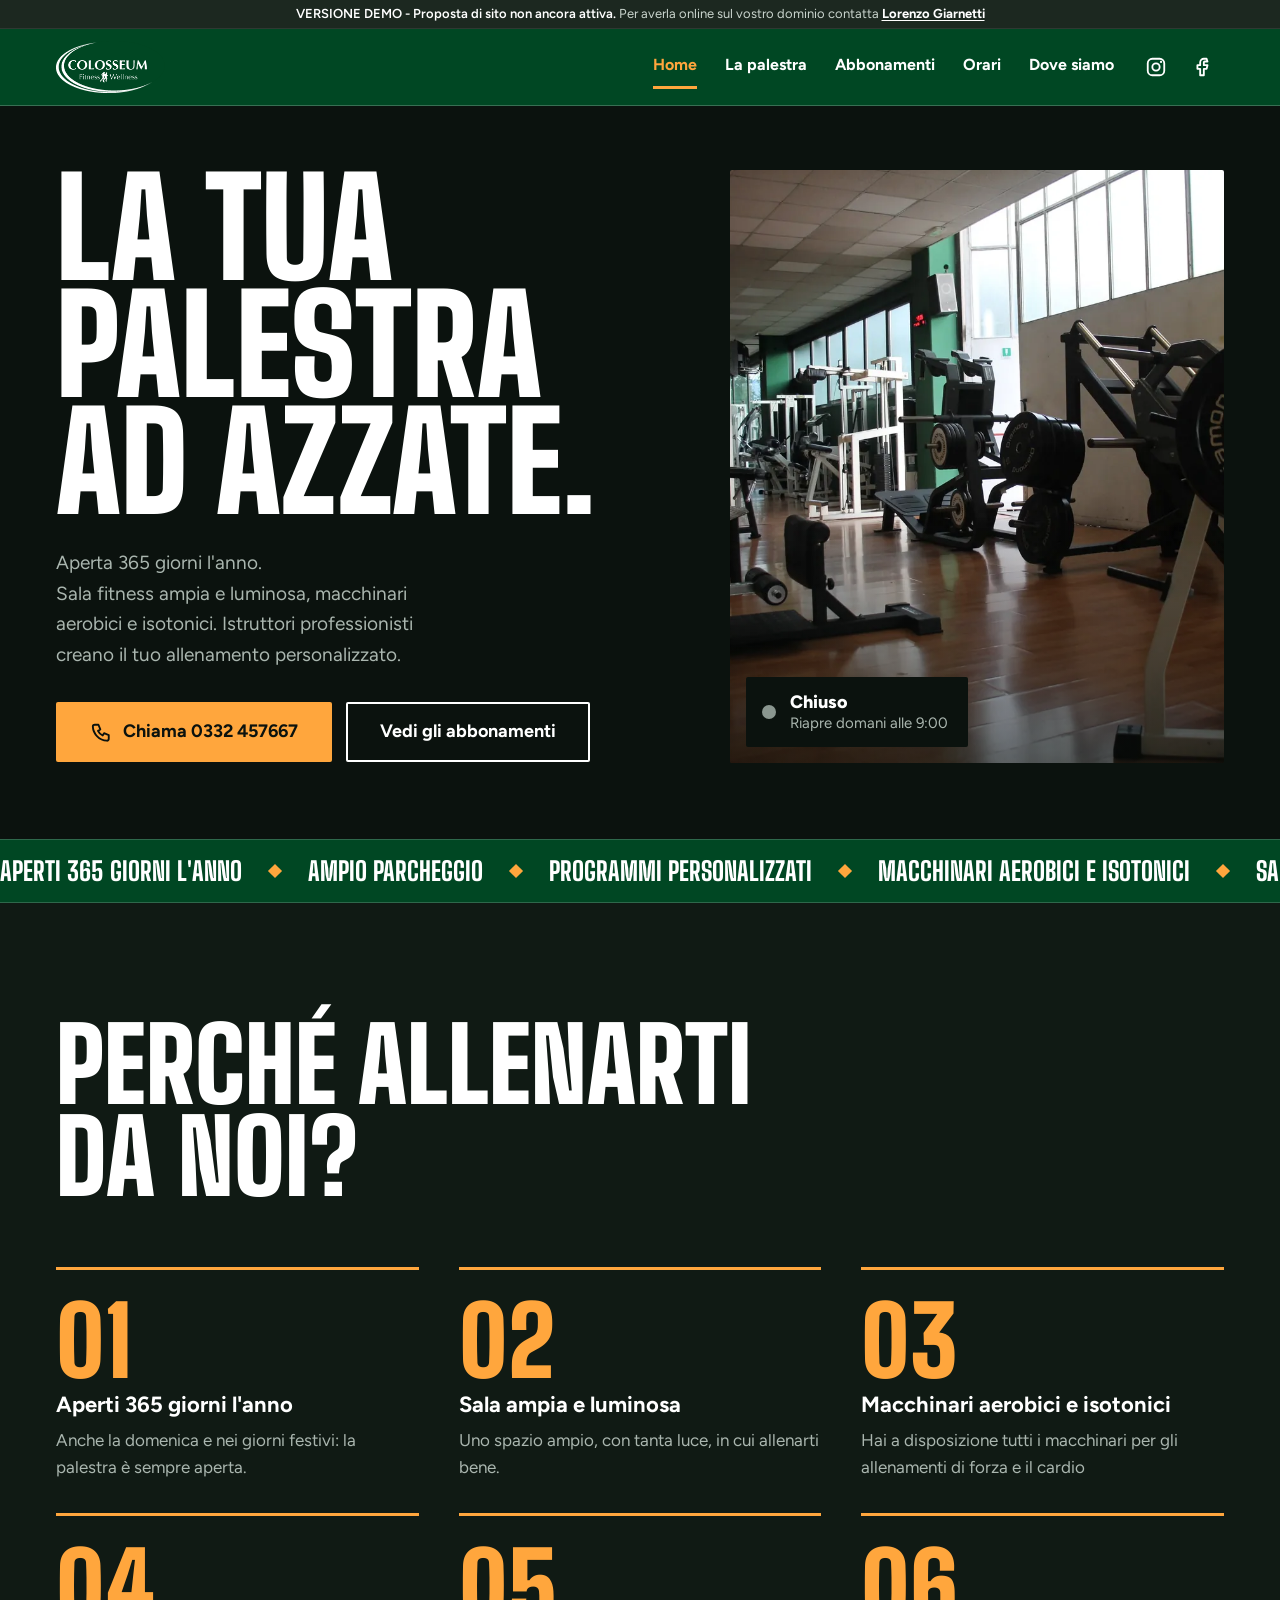
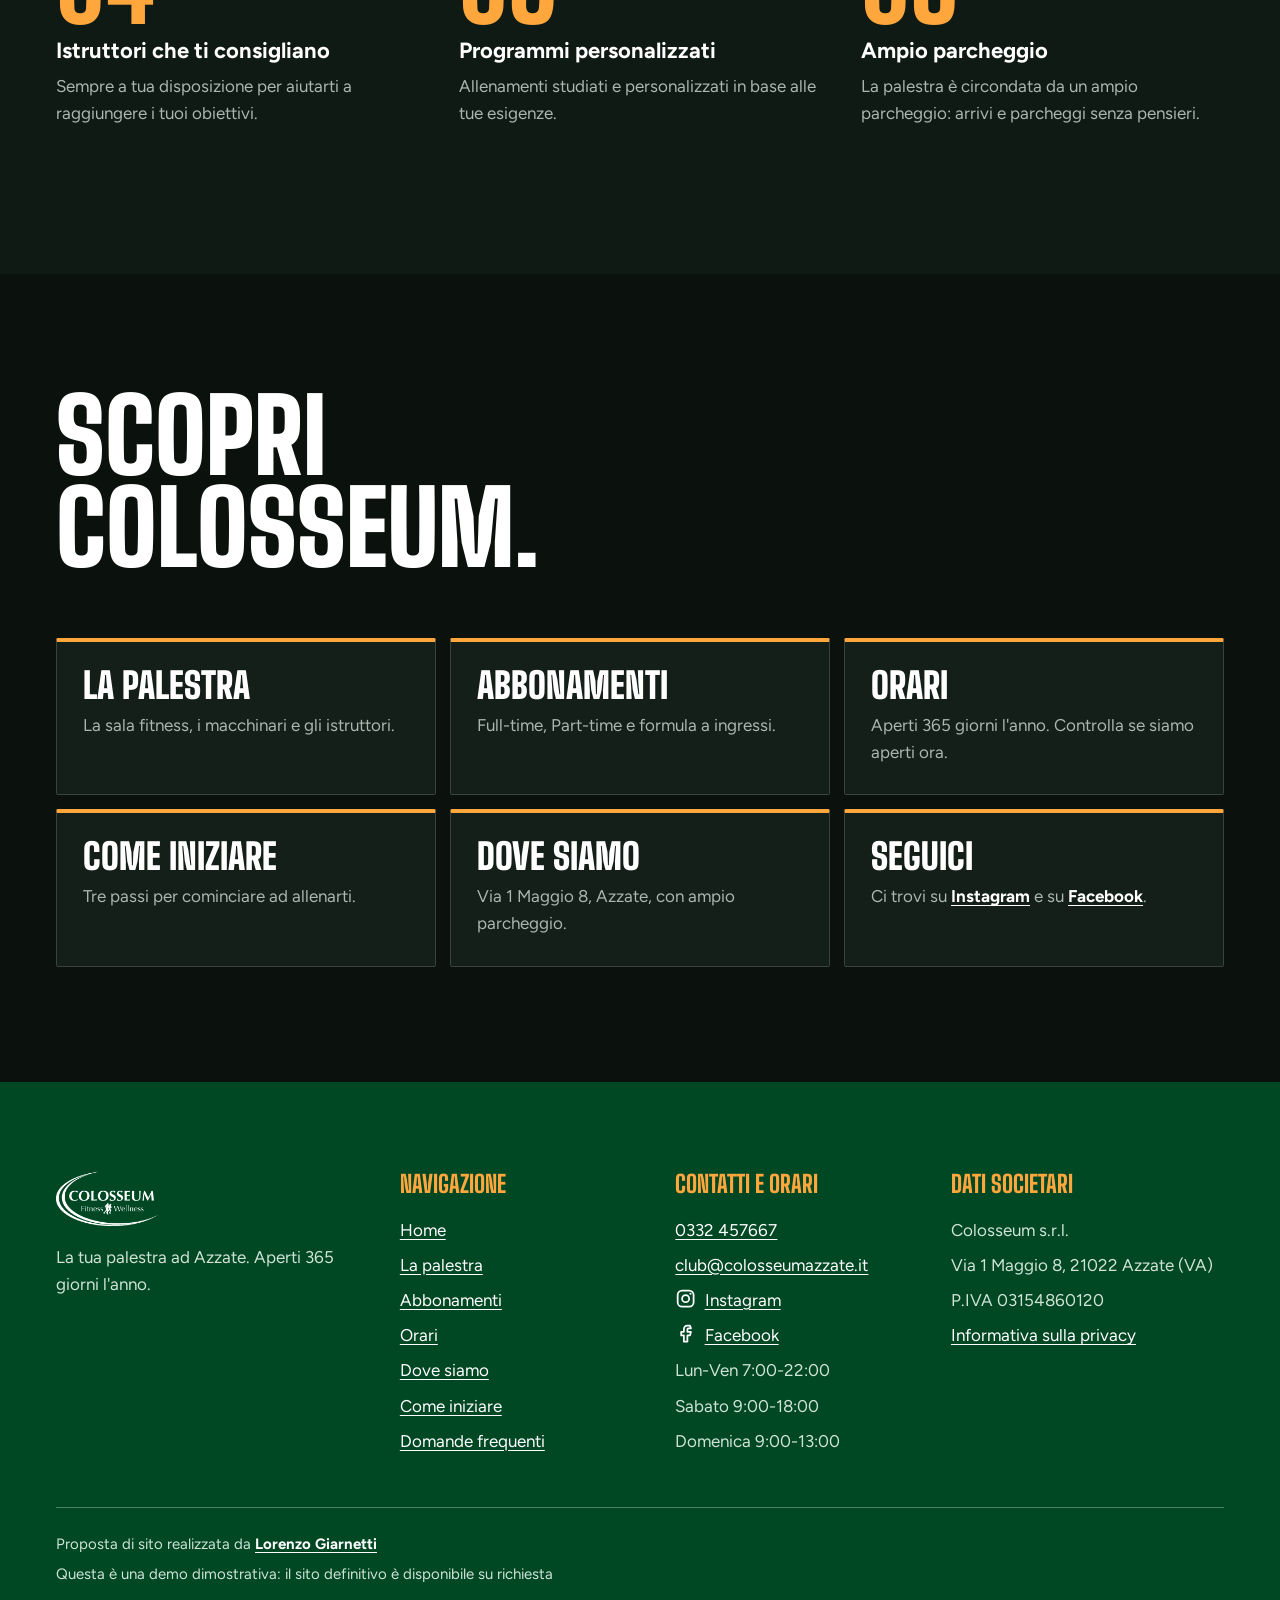
<file: index.html>
<!DOCTYPE html>
<html lang="it">
<head>
<meta charset="utf-8">
<meta name="viewport" content="width=device-width, initial-scale=1">
<script src="assets/js/init.js"></script>
<title>[DEMO] Palestra ad Azzate (VA) – Colosseum Azzate</title>
<meta name="description" content="Colosseum Azzate: palestra ad Azzate (VA) con sala fitness ampia e luminosa, macchinari aerobici e isotonici, istruttori e programmi personalizzati. Aperti 365 giorni l'anno.">
<!-- DEMO: rimuovere con go-live.sh (vedi README) -->
<meta name="robots" content="noindex, nofollow" id="demo-robots">
<link rel="canonical" href="https://www.colosseumazzate.it/">
<meta name="theme-color" content="#004723">

<meta property="og:type" content="website">
<meta property="og:locale" content="it_IT">
<meta property="og:site_name" content="Colosseum Azzate">
<meta property="og:url" content="https://www.colosseumazzate.it/">
<meta property="og:title" content="Colosseum Azzate – La tua palestra ad Azzate">
<meta property="og:description" content="Colosseum Azzate: palestra ad Azzate (VA) con sala fitness ampia e luminosa, macchinari aerobici e isotonici, istruttori e programmi personalizzati. Aperti 365 giorni l'anno.">
<meta property="og:image" content="https://www.colosseumazzate.it/assets/img/og-image.jpg">
<meta property="og:image:width" content="1200">
<meta property="og:image:height" content="630">
<meta property="og:image:alt" content="La sala fitness di Colosseum Azzate">
<meta name="twitter:card" content="summary_large_image">

<link rel="icon" type="image/png" sizes="32x32" href="assets/img/favicon-32.png">
<link rel="apple-touch-icon" href="assets/img/apple-touch-icon.png">

<link rel="preload" href="assets/fonts/big-shoulders-display-latin-900-normal.woff2" as="font" type="font/woff2" crossorigin>
<link rel="preload" href="assets/fonts/figtree-latin-wght-normal.woff2" as="font" type="font/woff2" crossorigin>
<link rel="preload" href="assets/img/sala-4.webp" as="image" type="image/webp">
<script type="application/ld+json">
{
  "@context": "https://schema.org",
  "@type": "HealthClub",
  "name": "Colosseum Azzate",
  "legalName": "Colosseum s.r.l.",
  "description": "Palestra ad Azzate con sala fitness ampia e luminosa, macchinari aerobici e isotonici, istruttori e programmi di allenamento personalizzati.",
  "url": "https://www.colosseumazzate.it/",
  "image": "https://www.colosseumazzate.it/assets/img/og-image.jpg",
  "logo": "https://www.colosseumazzate.it/assets/img/logo.png",
  "telephone": "+39 0332 457667",
  "email": "club@colosseumazzate.it",
  "vatID": "IT03154860120",
  "address": {
    "@type": "PostalAddress",
    "streetAddress": "Via 1 Maggio 8",
    "postalCode": "21022",
    "addressLocality": "Azzate",
    "addressRegion": "VA",
    "addressCountry": "IT"
  },
  "sameAs": [
    "https://www.instagram.com/colosseum_azzate/",
    "https://www.facebook.com/colosseumazzate/?locale=it_IT"
  ],
  "hasMap": "https://maps.app.goo.gl/W76t9FUFrZ8XkWFo9",
  "openingHoursSpecification": [
    {
      "@type": "OpeningHoursSpecification",
      "dayOfWeek": [
        "Monday",
        "Tuesday",
        "Wednesday",
        "Thursday",
        "Friday"
      ],
      "opens": "07:00",
      "closes": "22:00"
    },
    {
      "@type": "OpeningHoursSpecification",
      "dayOfWeek": "Saturday",
      "opens": "09:00",
      "closes": "18:00"
    },
    {
      "@type": "OpeningHoursSpecification",
      "dayOfWeek": "Sunday",
      "opens": "09:00",
      "closes": "13:00"
    }
  ]
}
</script>
<link rel="stylesheet" href="assets/css/style.css">
</head>

<!-- DEMO: unico punto di controllo = attributo data-demo del body (on: demo visibile; off: sito definitivo). Vedi README. -->
<body data-demo="on" id="top">

<svg class="sprite" width="0" height="0" aria-hidden="true" focusable="false">
  <defs>
    <symbol id="i-phone" viewBox="0 0 24 24"><path d="M5 4h4l2 5-2.5 1.5a11 11 0 0 0 5 5L15 13l5 2v4a2 2 0 0 1-2 2A16 16 0 0 1 3 6a2 2 0 0 1 2-2z" fill="none" stroke="currentColor" stroke-width="2" stroke-linejoin="round"/></symbol>
    <symbol id="i-pin" viewBox="0 0 24 24"><path d="M12 21s-7-6.2-7-11a7 7 0 0 1 14 0c0 4.8-7 11-7 11z" fill="none" stroke="currentColor" stroke-width="2" stroke-linejoin="round"/><circle cx="12" cy="10" r="2.5" fill="none" stroke="currentColor" stroke-width="2"/></symbol>
    <symbol id="i-mail" viewBox="0 0 24 24"><rect x="3" y="5" width="18" height="14" rx="2" fill="none" stroke="currentColor" stroke-width="2"/><path d="M3 7l9 6 9-6" fill="none" stroke="currentColor" stroke-width="2" stroke-linejoin="round"/></symbol>
    <symbol id="i-menu" viewBox="0 0 24 24"><path d="M4 7h16M4 12h16M4 17h16" fill="none" stroke="currentColor" stroke-width="2.5" stroke-linecap="square"/></symbol>
    <symbol id="i-close" viewBox="0 0 24 24"><path d="M5 5l14 14M19 5L5 19" fill="none" stroke="currentColor" stroke-width="2.5" stroke-linecap="square"/></symbol>
    <symbol id="i-arrow" viewBox="0 0 24 24"><path d="M4 12h15M13 6l6 6-6 6" fill="none" stroke="currentColor" stroke-width="2.5" stroke-linecap="square"/></symbol>
    <symbol id="i-instagram" viewBox="0 0 24 24"><rect x="3" y="3" width="18" height="18" rx="5" fill="none" stroke="currentColor" stroke-width="2"/><circle cx="12" cy="12" r="4" fill="none" stroke="currentColor" stroke-width="2"/><circle cx="17.5" cy="6.5" r="1.2" fill="currentColor"/></symbol>
    <symbol id="i-facebook" viewBox="0 0 24 24"><path d="M17 3h-3a4 4 0 0 0-4 4v3H7v4h3v7h4v-7h3l1-4h-4V7a1 1 0 0 1 1-1h3z" fill="none" stroke="currentColor" stroke-width="2" stroke-linejoin="round"/></symbol>
  </defs>
</svg>

<a class="skip" href="#contenuto">Vai al contenuto</a>

<div class="top">
  <div class="demo-bar" role="region" aria-label="Avviso versione demo">
    <p><strong>VERSIONE DEMO - Proposta di sito non ancora attiva.</strong> Per averla online sul vostro dominio contatta <a href="mailto:lorenzo.giarnetti@gmail.com?subject=Sito%20Colosseum%20Azzate">Lorenzo Giarnetti</a></p>
  </div>

  <header class="header">
    <div class="wrap header__row">
      <a class="header__logo" href="index.html" aria-label="Colosseum Azzate – home">
        <img src="assets/img/logo.png" width="312" height="103" alt="Colosseum Fitness &amp; Wellness">
      </a>
      <nav class="nav" id="menu" aria-label="Principale">
        <ul class="nav__list">
          <li><a href="index.html" aria-current="page">Home</a></li>
          <li><a href="la-palestra.html">La palestra</a></li>
          <li><a href="abbonamenti.html">Abbonamenti</a></li>
          <li><a href="orari.html">Orari</a></li>
          <li><a href="dove-siamo.html">Dove siamo</a></li>
        </ul>
      </nav>
      <div class="header__social">
        <a href="https://www.instagram.com/colosseum_azzate/" target="_blank" rel="noopener noreferrer" aria-label="Instagram (si apre in una nuova scheda)"><svg class="ico" aria-hidden="true"><use href="#i-instagram"/></svg></a>
        <a href="https://www.facebook.com/colosseumazzate/?locale=it_IT" target="_blank" rel="noopener noreferrer" aria-label="Facebook (si apre in una nuova scheda)"><svg class="ico" aria-hidden="true"><use href="#i-facebook"/></svg></a>
      </div>
      <button class="header__burger" type="button" aria-expanded="false" aria-controls="menu" aria-label="Apri il menu">
        <svg class="ico ico--lg" aria-hidden="true"><use href="#i-menu"/></svg>
      </button>
    </div>
  </header>
</div>

<main id="contenuto">

  <section class="hero s-ink" aria-labelledby="hero-title">
    <div class="wrap hero__grid">
      <div class="hero__copy">
        <h1 class="hero__title" id="hero-title">
          <span>La tua</span>
          <span>palestra</span>
          <span>ad Azzate.</span>
        </h1>
        <p class="hero__lede">Aperta 365 giorni l'anno. <br> Sala fitness ampia e luminosa, macchinari aerobici e isotonici. Istruttori professionisti creano il tuo allenamento personalizzato.</p>
        <div class="hero__cta">
          <a class="btn btn--primary btn--lg" href="tel:+390332457667"><svg class="ico" aria-hidden="true"><use href="#i-phone"/></svg>Chiama 0332&nbsp;457667</a>
          <a class="btn btn--ghost btn--lg" href="abbonamenti.html">Vedi gli abbonamenti</a>
        </div>
      </div>
      <figure class="hero__photo">
        <img src="assets/img/sala-4.webp" srcset="assets/img/sala-4-800.webp 800w, assets/img/sala-4.webp 1400w" sizes="(min-width: 960px) 494px, 100vw" fetchpriority="high" width="1400" height="934" alt="La sala fitness di Colosseum Azzate: macchinari isotonici sul parquet, con le pareti verdi e le grandi vetrate">
        <div class="status status--on-photo" data-status>
          <span class="status__dot" aria-hidden="true"></span>
          <span class="status__text"><strong data-status-label>Orari di apertura</strong><span data-status-detail>Lun-Ven 7:00-22:00</span></span>
        </div>
      </figure>
    </div>
  </section>

  <div class="marquee s-green" role="group" aria-label="In breve">
    <div class="marquee__track">
      <ul class="marquee__group">
        <li>Aperti 365 giorni l'anno</li>
        <li>Ampio parcheggio</li>
        <li>Programmi personalizzati</li>
        <li>Macchinari aerobici e isotonici</li>
        <li>Sala ampia e luminosa</li>
        <li>Istruttori che ti consigliano</li>
      </ul>
      <ul class="marquee__group" aria-hidden="true">
        <li>Aperti 365 giorni l'anno</li>
        <li>Ampio parcheggio</li>
        <li>Programmi personalizzati</li>
        <li>Macchinari aerobici e isotonici</li>
        <li>Sala ampia e luminosa</li>
        <li>Istruttori che ti consigliano</li>
      </ul>
    </div>
  </div>

  <section class="sec s-ink2" aria-labelledby="perche-title">
    <div class="wrap">
      <div class="sec__head">
        <h2 class="display" id="perche-title">Perché allenarti<br>da noi?</h2>
      </div>
      <ol class="reasons" data-reveal>
        <li class="reason"><span class="num" aria-hidden="true">01</span><h3>Aperti 365 giorni l'anno</h3><p>Anche la domenica e nei giorni festivi: la palestra è sempre aperta.</p></li>
        <li class="reason"><span class="num" aria-hidden="true">02</span><h3>Sala ampia e luminosa</h3><p>Uno spazio ampio, con tanta luce, in cui allenarti bene.</p></li>
        <li class="reason"><span class="num" aria-hidden="true">03</span><h3>Macchinari aerobici e isotonici</h3><p>Hai a disposizione tutti i macchinari per gli allenamenti di forza e il cardio</p></li>
        <li class="reason"><span class="num" aria-hidden="true">04</span><h3>Istruttori che ti consigliano</h3><p>Sempre a tua disposizione per aiutarti a raggiungere i tuoi obiettivi.</p></li>
        <li class="reason"><span class="num" aria-hidden="true">05</span><h3>Programmi personalizzati</h3><p>Allenamenti studiati e personalizzati in base alle tue esigenze.</p></li>
        <li class="reason"><span class="num" aria-hidden="true">06</span><h3>Ampio parcheggio</h3><p>La palestra è circondata da un ampio parcheggio: arrivi e parcheggi senza pensieri.</p></li>
      </ol>
    </div>
  </section>

  <section class="sec s-ink" aria-labelledby="hub-title">
    <div class="wrap">
      <div class="sec__head">
        <h2 class="display" id="hub-title">Scopri<br>Colosseum.</h2>
      </div>
      <ul class="hub" data-reveal>
        <li><a class="hub__item" href="la-palestra.html"><h3>La palestra<svg class="hub__arrow" aria-hidden="true"><use href="#i-arrow"/></svg></h3><p>La sala fitness, i macchinari e gli istruttori.</p></a></li>
        <li><a class="hub__item" href="abbonamenti.html"><h3>Abbonamenti<svg class="hub__arrow" aria-hidden="true"><use href="#i-arrow"/></svg></h3><p>Full-time, Part-time e formula a ingressi.</p></a></li>
        <li><a class="hub__item" href="orari.html"><h3>Orari<svg class="hub__arrow" aria-hidden="true"><use href="#i-arrow"/></svg></h3><p>Aperti 365 giorni l'anno. Controlla se siamo aperti ora.</p></a></li>
        <li><a class="hub__item" href="come-iniziare.html"><h3>Come iniziare<svg class="hub__arrow" aria-hidden="true"><use href="#i-arrow"/></svg></h3><p>Tre passi per cominciare ad allenarti.</p></a></li>
        <li><a class="hub__item" href="dove-siamo.html"><h3>Dove siamo<svg class="hub__arrow" aria-hidden="true"><use href="#i-arrow"/></svg></h3><p>Via 1 Maggio 8, Azzate, con ampio parcheggio.</p></a></li>
        <li><div class="hub__item"><h3>Seguici</h3><p>Ci trovi su <a href="https://www.instagram.com/colosseum_azzate/" target="_blank" rel="noopener noreferrer">Instagram</a> e su <a href="https://www.facebook.com/colosseumazzate/?locale=it_IT" target="_blank" rel="noopener noreferrer">Facebook</a>.</p></div></li>
      </ul>
    </div>
  </section>
</main>

<footer class="footer s-green">
  <div class="wrap">
    <div class="footer__grid">
      <div class="footer__brand">
        <img src="assets/img/logo.png" width="312" height="103" loading="lazy" alt="Colosseum Fitness &amp; Wellness">
        <p>La tua palestra ad Azzate. Aperti 365 giorni l'anno.</p>
      </div>
      <nav aria-label="Navigazione nel footer">
        <h2 class="footer__h">Navigazione</h2>
        <ul>
          <li><a href="index.html">Home</a></li>
          <li><a href="la-palestra.html">La palestra</a></li>
          <li><a href="abbonamenti.html">Abbonamenti</a></li>
          <li><a href="orari.html">Orari</a></li>
          <li><a href="dove-siamo.html">Dove siamo</a></li>
          <li><a href="come-iniziare.html">Come iniziare</a></li>
          <li><a href="faq.html">Domande frequenti</a></li>
        </ul>
      </nav>
      <div>
        <h2 class="footer__h">Contatti e orari</h2>
        <ul>
          <li><a href="tel:+390332457667">0332&nbsp;457667</a></li>
          <li><a href="mailto:club@colosseumazzate.it?subject=Richiesta%20informazioni">club@colosseumazzate.it</a></li>
          <li><a href="https://www.instagram.com/colosseum_azzate/" target="_blank" rel="noopener noreferrer"><svg class="ico" aria-hidden="true"><use href="#i-instagram"/></svg>Instagram</a></li>
          <li><a href="https://www.facebook.com/colosseumazzate/?locale=it_IT" target="_blank" rel="noopener noreferrer"><svg class="ico" aria-hidden="true"><use href="#i-facebook"/></svg>Facebook</a></li>
          <li>Lun-Ven 7:00-22:00</li>
          <li>Sabato 9:00-18:00</li>
          <li>Domenica 9:00-13:00</li>
        </ul>
      </div>
      <div>
        <h2 class="footer__h">Dati societari</h2>
        <ul>
          <li>Colosseum s.r.l.</li>
          <li>Via 1 Maggio 8, 21022 Azzate (VA)</li>
          <li>P.IVA 03154860120</li>
          <!-- TODO-LEGALE: aggiungere da visura camerale: Registro Imprese di Varese, n. REA, capitale sociale (i.v.), eventuale socio unico / stato di liquidazione (art. 2250 c.c.; art. 7 D.Lgs. 70/2003). go-live.sh si ferma finché questo commento è presente. -->
          <li><a href="privacy.html">Informativa sulla privacy</a></li>
        </ul>
      </div>
    </div>
    <div class="footer__legal">
      <p class="demo-only">Proposta di sito realizzata da <a href="mailto:lorenzo.giarnetti@gmail.com?subject=Sito%20Colosseum%20Azzate">Lorenzo Giarnetti</a></p>
      <p class="demo-only">Questa è una demo dimostrativa: il sito definitivo è disponibile su richiesta</p>
    </div>
  </div>
</footer>

<script src="assets/js/main.js" defer></script>
</body>
</html>
</file>
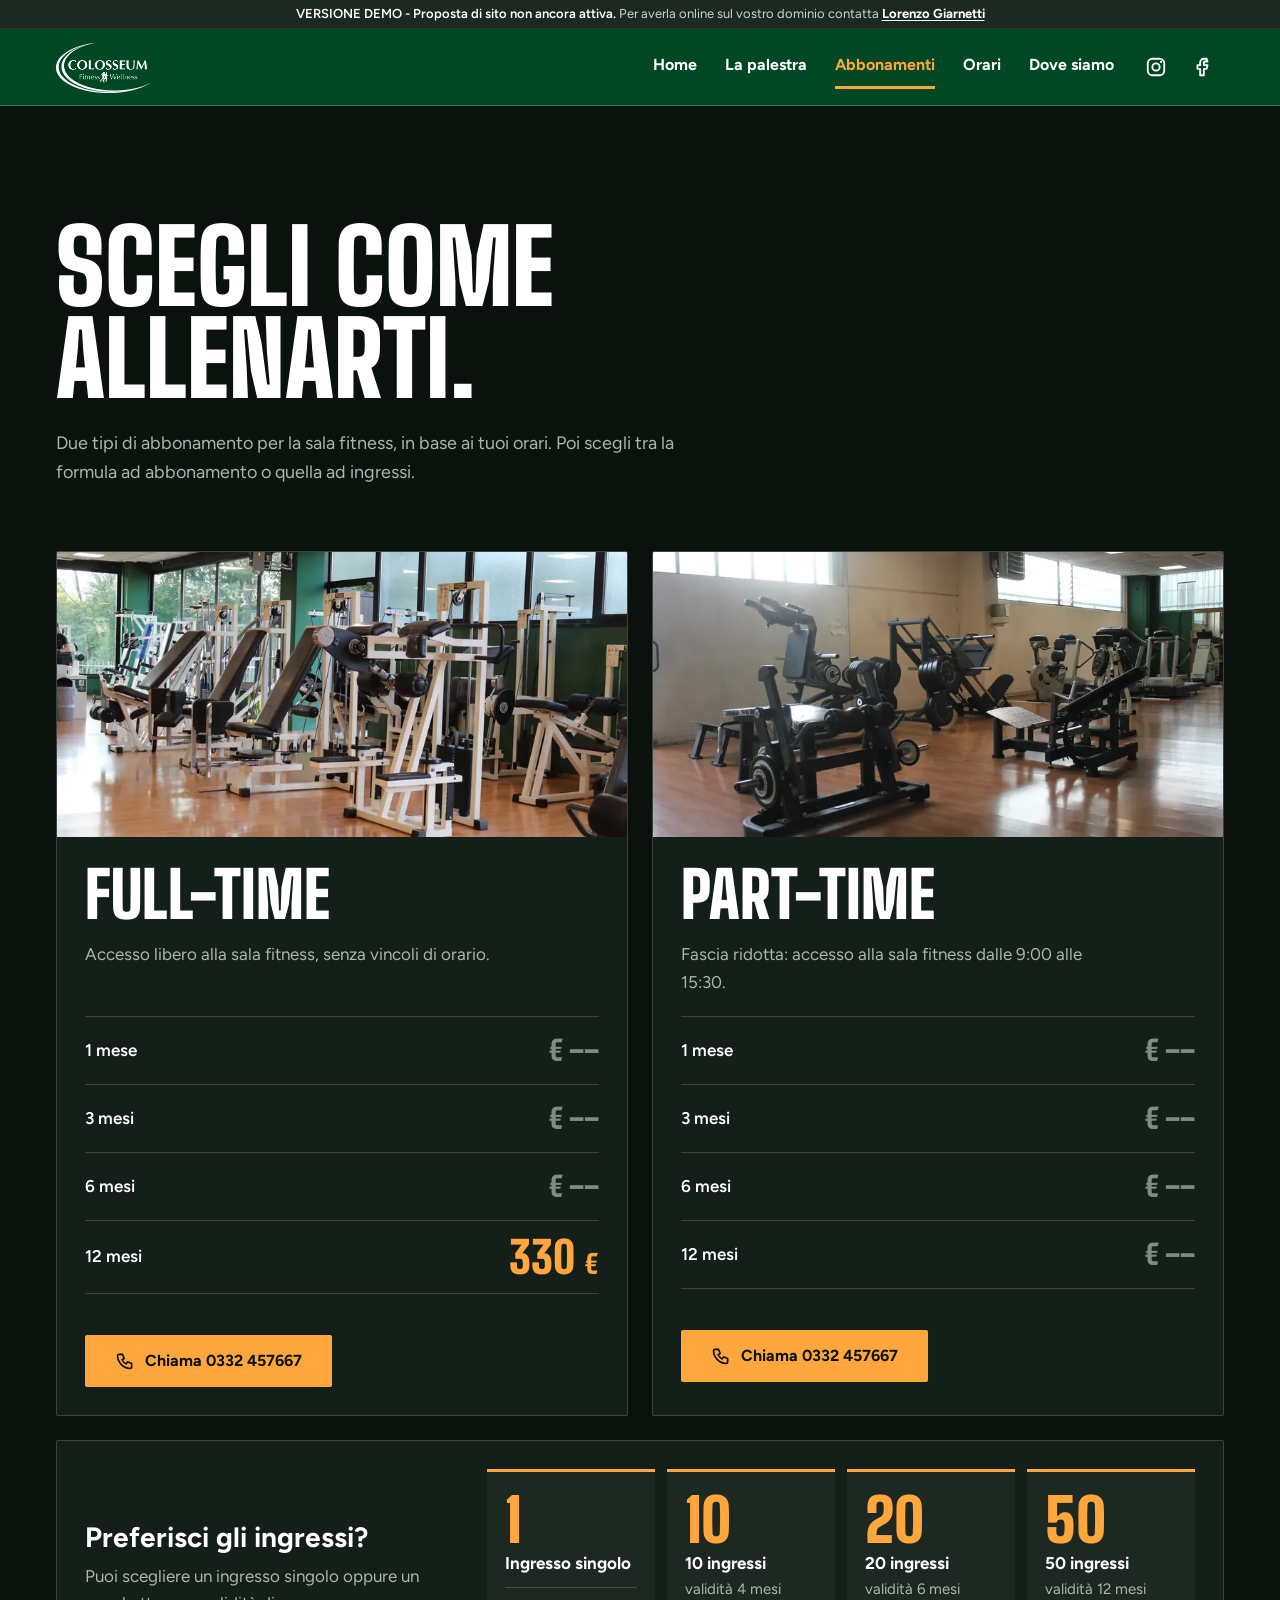
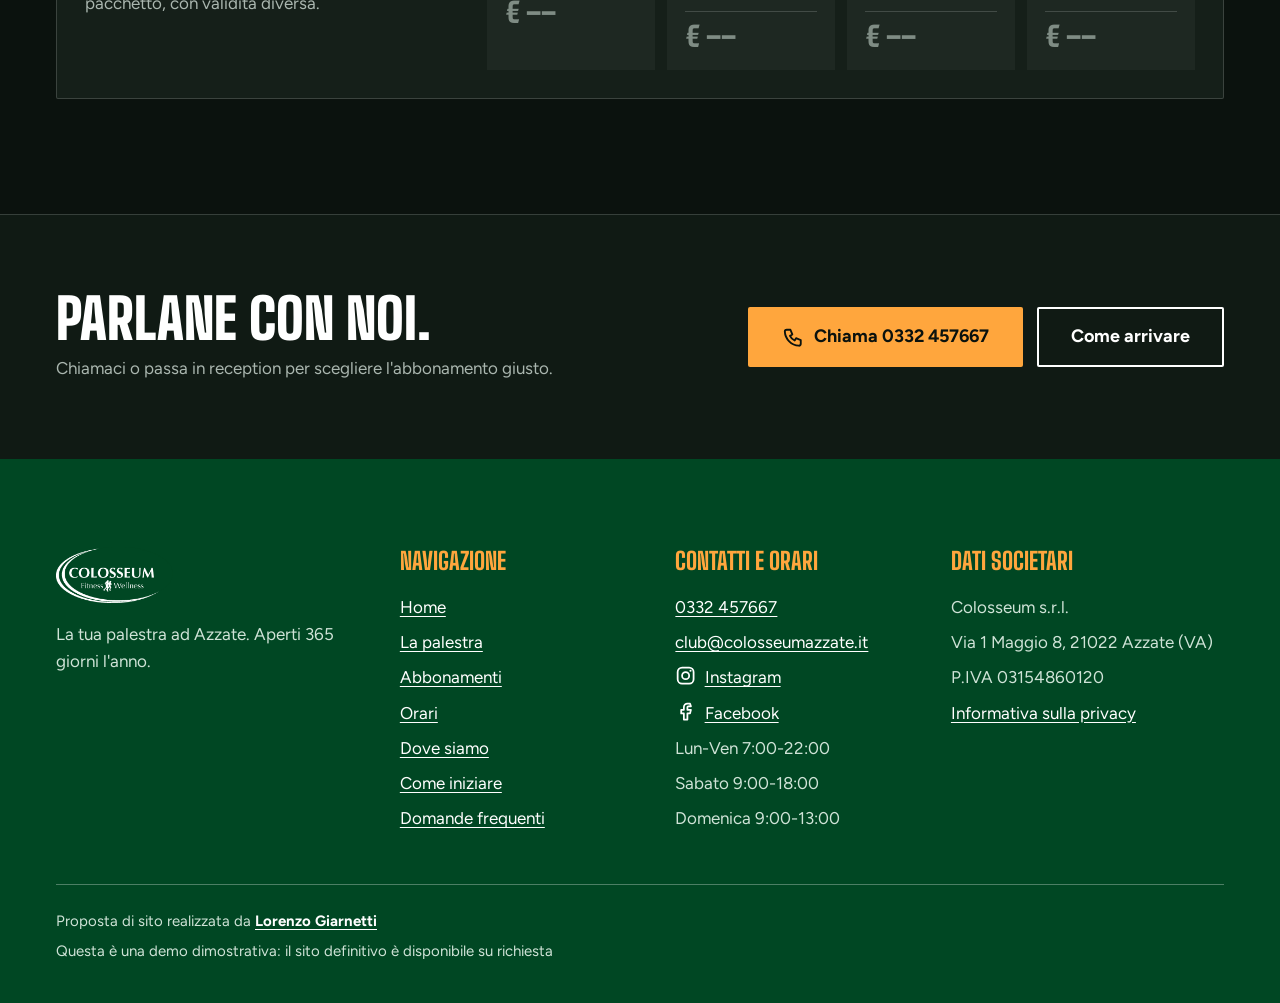
<file: abbonamenti.html>
<!DOCTYPE html>
<html lang="it">
<head>
<meta charset="utf-8">
<meta name="viewport" content="width=device-width, initial-scale=1">
<script src="assets/js/init.js"></script>
<title>[DEMO] Abbonamenti – Colosseum Azzate</title>
<meta name="description" content="Abbonamenti Full-time e Part-time da 1, 3, 6 o 12 mesi (Full-time 12 mesi: 330 €), ingresso singolo e pacchetti da 10, 20 e 50 ingressi.">
<!-- DEMO: rimuovere con go-live.sh (vedi README) -->
<meta name="robots" content="noindex, nofollow" id="demo-robots">
<link rel="canonical" href="https://www.colosseumazzate.it/abbonamenti.html">
<meta name="theme-color" content="#004723">

<meta property="og:type" content="website">
<meta property="og:locale" content="it_IT">
<meta property="og:site_name" content="Colosseum Azzate">
<meta property="og:url" content="https://www.colosseumazzate.it/abbonamenti.html">
<meta property="og:title" content="Abbonamenti – Colosseum Azzate">
<meta property="og:description" content="Abbonamenti Full-time e Part-time da 1, 3, 6 o 12 mesi (Full-time 12 mesi: 330 €), ingresso singolo e pacchetti da 10, 20 e 50 ingressi.">
<meta property="og:image" content="https://www.colosseumazzate.it/assets/img/og-image.jpg">
<meta property="og:image:width" content="1200">
<meta property="og:image:height" content="630">
<meta property="og:image:alt" content="La sala fitness di Colosseum Azzate">
<meta name="twitter:card" content="summary_large_image">

<link rel="icon" type="image/png" sizes="32x32" href="assets/img/favicon-32.png">
<link rel="apple-touch-icon" href="assets/img/apple-touch-icon.png">

<link rel="preload" href="assets/fonts/big-shoulders-display-latin-900-normal.woff2" as="font" type="font/woff2" crossorigin>
<link rel="preload" href="assets/fonts/figtree-latin-wght-normal.woff2" as="font" type="font/woff2" crossorigin>
<link rel="stylesheet" href="assets/css/style.css">
</head>

<!-- DEMO: unico punto di controllo = attributo data-demo del body (on: demo visibile; off: sito definitivo). Vedi README. -->
<body data-demo="on" id="top">

<svg class="sprite" width="0" height="0" aria-hidden="true" focusable="false">
  <defs>
    <symbol id="i-phone" viewBox="0 0 24 24"><path d="M5 4h4l2 5-2.5 1.5a11 11 0 0 0 5 5L15 13l5 2v4a2 2 0 0 1-2 2A16 16 0 0 1 3 6a2 2 0 0 1 2-2z" fill="none" stroke="currentColor" stroke-width="2" stroke-linejoin="round"/></symbol>
    <symbol id="i-pin" viewBox="0 0 24 24"><path d="M12 21s-7-6.2-7-11a7 7 0 0 1 14 0c0 4.8-7 11-7 11z" fill="none" stroke="currentColor" stroke-width="2" stroke-linejoin="round"/><circle cx="12" cy="10" r="2.5" fill="none" stroke="currentColor" stroke-width="2"/></symbol>
    <symbol id="i-mail" viewBox="0 0 24 24"><rect x="3" y="5" width="18" height="14" rx="2" fill="none" stroke="currentColor" stroke-width="2"/><path d="M3 7l9 6 9-6" fill="none" stroke="currentColor" stroke-width="2" stroke-linejoin="round"/></symbol>
    <symbol id="i-menu" viewBox="0 0 24 24"><path d="M4 7h16M4 12h16M4 17h16" fill="none" stroke="currentColor" stroke-width="2.5" stroke-linecap="square"/></symbol>
    <symbol id="i-close" viewBox="0 0 24 24"><path d="M5 5l14 14M19 5L5 19" fill="none" stroke="currentColor" stroke-width="2.5" stroke-linecap="square"/></symbol>
    <symbol id="i-arrow" viewBox="0 0 24 24"><path d="M4 12h15M13 6l6 6-6 6" fill="none" stroke="currentColor" stroke-width="2.5" stroke-linecap="square"/></symbol>
    <symbol id="i-instagram" viewBox="0 0 24 24"><rect x="3" y="3" width="18" height="18" rx="5" fill="none" stroke="currentColor" stroke-width="2"/><circle cx="12" cy="12" r="4" fill="none" stroke="currentColor" stroke-width="2"/><circle cx="17.5" cy="6.5" r="1.2" fill="currentColor"/></symbol>
    <symbol id="i-facebook" viewBox="0 0 24 24"><path d="M17 3h-3a4 4 0 0 0-4 4v3H7v4h3v7h4v-7h3l1-4h-4V7a1 1 0 0 1 1-1h3z" fill="none" stroke="currentColor" stroke-width="2" stroke-linejoin="round"/></symbol>
  </defs>
</svg>

<a class="skip" href="#contenuto">Vai al contenuto</a>

<div class="top">
  <div class="demo-bar" role="region" aria-label="Avviso versione demo">
    <p><strong>VERSIONE DEMO - Proposta di sito non ancora attiva.</strong> Per averla online sul vostro dominio contatta <a href="mailto:lorenzo.giarnetti@gmail.com?subject=Sito%20Colosseum%20Azzate">Lorenzo Giarnetti</a></p>
  </div>

  <header class="header">
    <div class="wrap header__row">
      <a class="header__logo" href="index.html" aria-label="Colosseum Azzate – home">
        <img src="assets/img/logo.png" width="312" height="103" alt="Colosseum Fitness &amp; Wellness">
      </a>
      <nav class="nav" id="menu" aria-label="Principale">
        <ul class="nav__list">
          <li><a href="index.html">Home</a></li>
          <li><a href="la-palestra.html">La palestra</a></li>
          <li><a href="abbonamenti.html" aria-current="page">Abbonamenti</a></li>
          <li><a href="orari.html">Orari</a></li>
          <li><a href="dove-siamo.html">Dove siamo</a></li>
        </ul>
      </nav>
      <div class="header__social">
        <a href="https://www.instagram.com/colosseum_azzate/" target="_blank" rel="noopener noreferrer" aria-label="Instagram (si apre in una nuova scheda)"><svg class="ico" aria-hidden="true"><use href="#i-instagram"/></svg></a>
        <a href="https://www.facebook.com/colosseumazzate/?locale=it_IT" target="_blank" rel="noopener noreferrer" aria-label="Facebook (si apre in una nuova scheda)"><svg class="ico" aria-hidden="true"><use href="#i-facebook"/></svg></a>
      </div>
      <button class="header__burger" type="button" aria-expanded="false" aria-controls="menu" aria-label="Apri il menu">
        <svg class="ico ico--lg" aria-hidden="true"><use href="#i-menu"/></svg>
      </button>
    </div>
  </header>
</div>

<main id="contenuto">
  <section class="sec pagehead s-ink" aria-labelledby="page-title">
    <div class="wrap">
      <div class="sec__head">
        <h1 class="display" id="page-title">Scegli come<br>allenarti.</h1>
        <p class="sec__lede">Due tipi di abbonamento per la sala fitness, in base ai tuoi orari. Poi scegli tra la formula ad abbonamento o quella ad ingressi.</p>
      </div>
      <div class="plans">
        <article class="plan">
          <div class="plan__media"><img src="assets/img/sala-5.webp" srcset="assets/img/sala-5-800.webp 800w, assets/img/sala-5.webp 1400w" sizes="(min-width: 960px) 570px, 100vw" width="1400" height="934" alt="Le macchine isotoniche della sala fitness, con le colonne verdi e le finestre"></div>
          <div class="plan__body">
            <h2 class="plan__name">Full-time</h2>
            <p class="plan__desc">Accesso libero alla sala fitness, senza vincoli di orario.</p>
            <div role="group" aria-label="Prezzi Full-time"><dl class="prices">
              <div class="prices__row"><dt>1 mese</dt><dd class="prices__tbd" data-price-slot><span aria-hidden="true">€ ––</span><span class="sr-only">prezzo in definizione</span></dd></div>
              <div class="prices__row"><dt>3 mesi</dt><dd class="prices__tbd" data-price-slot><span aria-hidden="true">€ ––</span><span class="sr-only">prezzo in definizione</span></dd></div>
              <div class="prices__row"><dt>6 mesi</dt><dd class="prices__tbd" data-price-slot><span aria-hidden="true">€ ––</span><span class="sr-only">prezzo in definizione</span></dd></div>
              <div class="prices__row"><dt>12 mesi</dt><dd class="prices__set"><span class="amt">330</span><span class="cur"> €</span></dd></div>
            </dl></div>
            <div class="plan__price">
              <a class="btn btn--primary" href="tel:+390332457667"><svg class="ico" aria-hidden="true"><use href="#i-phone"/></svg>Chiama 0332&nbsp;457667</a>
            </div>
          </div>
        </article>
        <article class="plan">
          <div class="plan__media"><img src="assets/img/sala-3.webp" srcset="assets/img/sala-3-800.webp 800w, assets/img/sala-3.webp 1400w" sizes="(min-width: 960px) 570px, 100vw" width="1400" height="934" alt="Macchinari per la forza sul parquet, illuminati dalla luce delle finestre"></div>
          <div class="plan__body">
            <h2 class="plan__name">Part-time</h2>
            <p class="plan__desc">Fascia ridotta: accesso alla sala fitness dalle 9:00 alle 15:30.</p>
            <div role="group" aria-label="Prezzi Part-time"><dl class="prices">
              <div class="prices__row"><dt>1 mese</dt><dd class="prices__tbd" data-price-slot><span aria-hidden="true">€ ––</span><span class="sr-only">prezzo in definizione</span></dd></div>
              <div class="prices__row"><dt>3 mesi</dt><dd class="prices__tbd" data-price-slot><span aria-hidden="true">€ ––</span><span class="sr-only">prezzo in definizione</span></dd></div>
              <div class="prices__row"><dt>6 mesi</dt><dd class="prices__tbd" data-price-slot><span aria-hidden="true">€ ––</span><span class="sr-only">prezzo in definizione</span></dd></div>
              <div class="prices__row"><dt>12 mesi</dt><dd class="prices__tbd" data-price-slot><span aria-hidden="true">€ ––</span><span class="sr-only">prezzo in definizione</span></dd></div>
            </dl></div>
            <div class="plan__price">
              <a class="btn btn--primary" href="tel:+390332457667"><svg class="ico" aria-hidden="true"><use href="#i-phone"/></svg>Chiama 0332&nbsp;457667</a>
            </div>
          </div>
        </article>
      </div>

      <div class="entries">
        <div class="entries__intro">
          <h2>Preferisci gli ingressi?</h2>
          <p>Puoi scegliere un ingresso singolo oppure un pacchetto, con validità diversa.</p>
        </div>
        <ul class="entries__list">
          <li><span class="num" aria-hidden="true">1</span><strong>Ingresso singolo</strong><span class="entries__price" data-price-slot><span aria-hidden="true">€ ––</span><span class="sr-only">prezzo in definizione</span></span></li>
          <li><span class="num" aria-hidden="true">10</span><strong>10 ingressi</strong><span>validità 4 mesi</span><span class="entries__price" data-price-slot><span aria-hidden="true">€ ––</span><span class="sr-only">prezzo in definizione</span></span></li>
          <li><span class="num" aria-hidden="true">20</span><strong>20 ingressi</strong><span>validità 6 mesi</span><span class="entries__price" data-price-slot><span aria-hidden="true">€ ––</span><span class="sr-only">prezzo in definizione</span></span></li>
          <li><span class="num" aria-hidden="true">50</span><strong>50 ingressi</strong><span>validità 12 mesi</span><span class="entries__price" data-price-slot><span aria-hidden="true">€ ––</span><span class="sr-only">prezzo in definizione</span></span></li>
        </ul>
      </div>
    </div>
  </section>

  <section class="cta s-ink2" aria-labelledby="cta-title">
    <div class="wrap cta__row">
      <div>
        <h2 id="cta-title">Parlane con noi.</h2>
        <p>Chiamaci o passa in reception per scegliere l'abbonamento giusto.</p>
      </div>
      <div class="cta__btns">
        <a class="btn btn--primary btn--lg" href="tel:+390332457667"><svg class="ico" aria-hidden="true"><use href="#i-phone"/></svg>Chiama 0332&nbsp;457667</a>
        <a class="btn btn--ghost btn--lg" href="dove-siamo.html">Come arrivare</a>
      </div>
    </div>
  </section>
</main>

<footer class="footer s-green">
  <div class="wrap">
    <div class="footer__grid">
      <div class="footer__brand">
        <img src="assets/img/logo.png" width="312" height="103" loading="lazy" alt="Colosseum Fitness &amp; Wellness">
        <p>La tua palestra ad Azzate. Aperti 365 giorni l'anno.</p>
      </div>
      <nav aria-label="Navigazione nel footer">
        <h2 class="footer__h">Navigazione</h2>
        <ul>
          <li><a href="index.html">Home</a></li>
          <li><a href="la-palestra.html">La palestra</a></li>
          <li><a href="abbonamenti.html">Abbonamenti</a></li>
          <li><a href="orari.html">Orari</a></li>
          <li><a href="dove-siamo.html">Dove siamo</a></li>
          <li><a href="come-iniziare.html">Come iniziare</a></li>
          <li><a href="faq.html">Domande frequenti</a></li>
        </ul>
      </nav>
      <div>
        <h2 class="footer__h">Contatti e orari</h2>
        <ul>
          <li><a href="tel:+390332457667">0332&nbsp;457667</a></li>
          <li><a href="mailto:club@colosseumazzate.it?subject=Richiesta%20informazioni">club@colosseumazzate.it</a></li>
          <li><a href="https://www.instagram.com/colosseum_azzate/" target="_blank" rel="noopener noreferrer"><svg class="ico" aria-hidden="true"><use href="#i-instagram"/></svg>Instagram</a></li>
          <li><a href="https://www.facebook.com/colosseumazzate/?locale=it_IT" target="_blank" rel="noopener noreferrer"><svg class="ico" aria-hidden="true"><use href="#i-facebook"/></svg>Facebook</a></li>
          <li>Lun-Ven 7:00-22:00</li>
          <li>Sabato 9:00-18:00</li>
          <li>Domenica 9:00-13:00</li>
        </ul>
      </div>
      <div>
        <h2 class="footer__h">Dati societari</h2>
        <ul>
          <li>Colosseum s.r.l.</li>
          <li>Via 1 Maggio 8, 21022 Azzate (VA)</li>
          <li>P.IVA 03154860120</li>
          <!-- TODO-LEGALE: aggiungere da visura camerale: Registro Imprese di Varese, n. REA, capitale sociale (i.v.), eventuale socio unico / stato di liquidazione (art. 2250 c.c.; art. 7 D.Lgs. 70/2003). go-live.sh si ferma finché questo commento è presente. -->
          <li><a href="privacy.html">Informativa sulla privacy</a></li>
        </ul>
      </div>
    </div>
    <div class="footer__legal">
      <p class="demo-only">Proposta di sito realizzata da <a href="mailto:lorenzo.giarnetti@gmail.com?subject=Sito%20Colosseum%20Azzate">Lorenzo Giarnetti</a></p>
      <p class="demo-only">Questa è una demo dimostrativa: il sito definitivo è disponibile su richiesta</p>
    </div>
  </div>
</footer>

<script src="assets/js/main.js" defer></script>
</body>
</html>
</file>
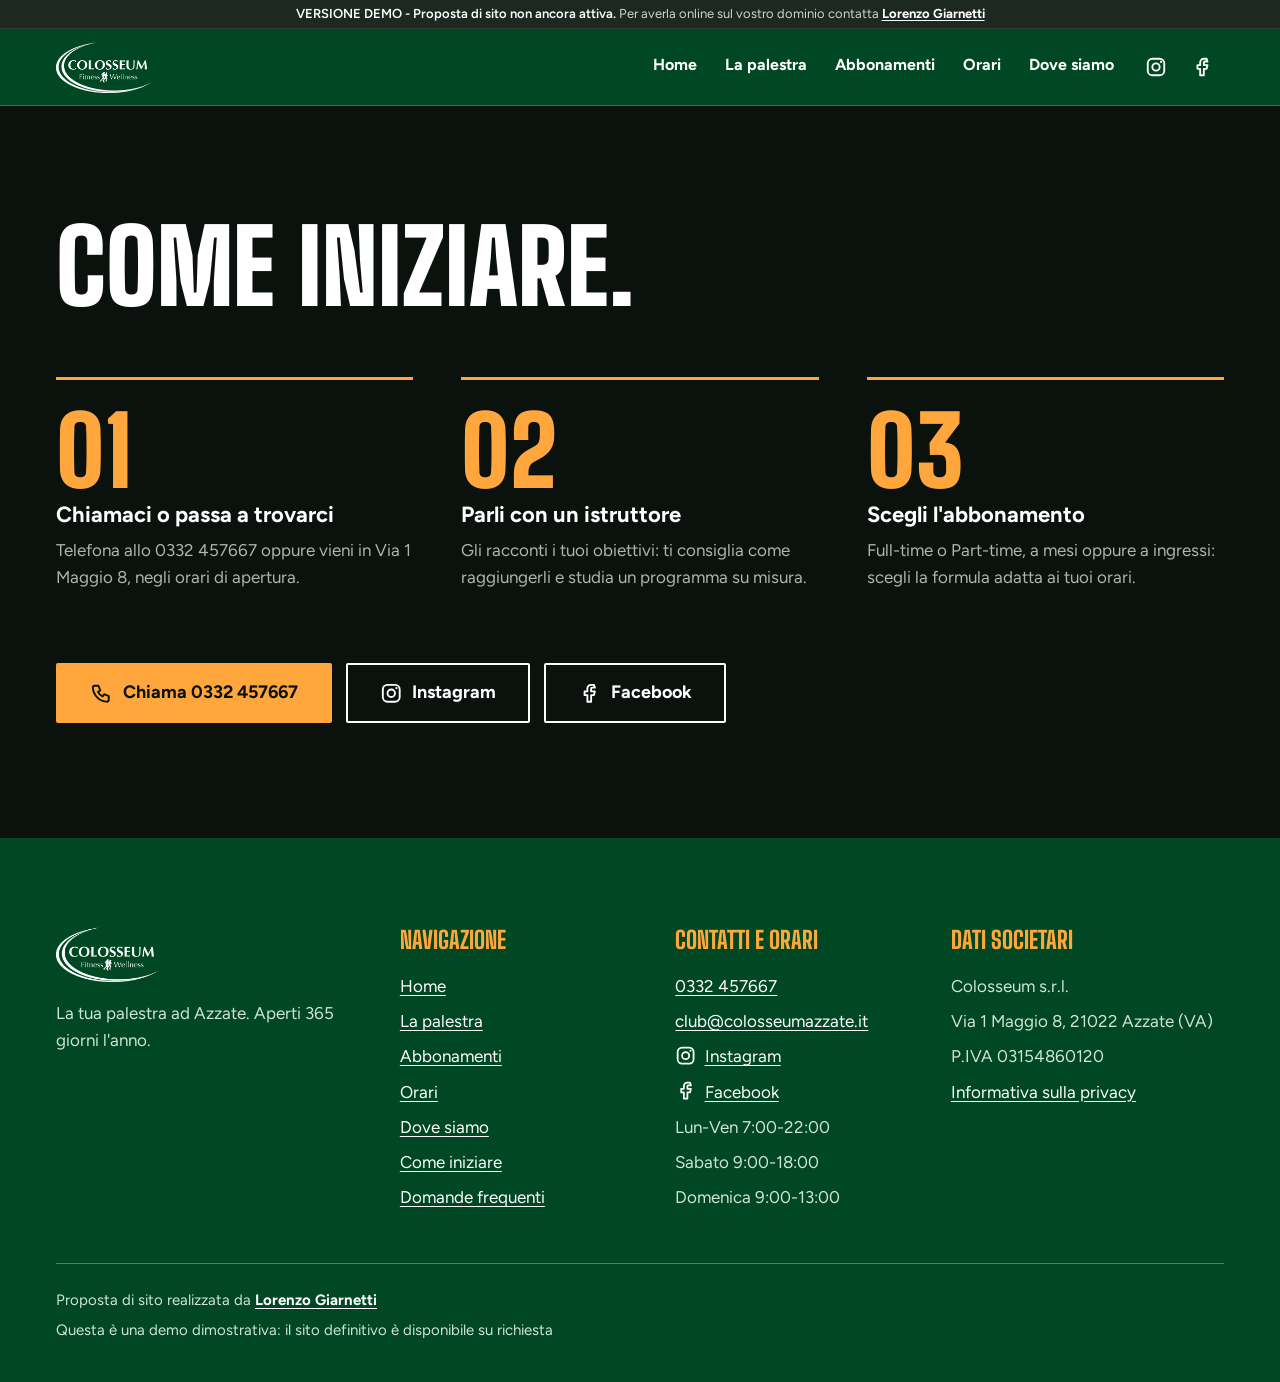
<file: come-iniziare.html>
<!DOCTYPE html>
<html lang="it">
<head>
<meta charset="utf-8">
<meta name="viewport" content="width=device-width, initial-scale=1">
<script src="assets/js/init.js"></script>
<title>[DEMO] Come iniziare – Colosseum Azzate</title>
<meta name="description" content="Come iniziare in palestra a Colosseum Azzate in tre passi: chiamaci o passa a trovarci, parla con un istruttore, scegli l'abbonamento.">
<!-- DEMO: rimuovere con go-live.sh (vedi README) -->
<meta name="robots" content="noindex, nofollow" id="demo-robots">
<link rel="canonical" href="https://www.colosseumazzate.it/come-iniziare.html">
<meta name="theme-color" content="#004723">

<meta property="og:type" content="website">
<meta property="og:locale" content="it_IT">
<meta property="og:site_name" content="Colosseum Azzate">
<meta property="og:url" content="https://www.colosseumazzate.it/come-iniziare.html">
<meta property="og:title" content="Come iniziare – Colosseum Azzate">
<meta property="og:description" content="Come iniziare in palestra a Colosseum Azzate in tre passi: chiamaci o passa a trovarci, parla con un istruttore, scegli l'abbonamento.">
<meta property="og:image" content="https://www.colosseumazzate.it/assets/img/og-image.jpg">
<meta property="og:image:width" content="1200">
<meta property="og:image:height" content="630">
<meta property="og:image:alt" content="La sala fitness di Colosseum Azzate">
<meta name="twitter:card" content="summary_large_image">

<link rel="icon" type="image/png" sizes="32x32" href="assets/img/favicon-32.png">
<link rel="apple-touch-icon" href="assets/img/apple-touch-icon.png">

<link rel="preload" href="assets/fonts/big-shoulders-display-latin-900-normal.woff2" as="font" type="font/woff2" crossorigin>
<link rel="preload" href="assets/fonts/figtree-latin-wght-normal.woff2" as="font" type="font/woff2" crossorigin>
<link rel="stylesheet" href="assets/css/style.css">
</head>

<!-- DEMO: unico punto di controllo = attributo data-demo del body (on: demo visibile; off: sito definitivo). Vedi README. -->
<body data-demo="on" id="top">

<svg class="sprite" width="0" height="0" aria-hidden="true" focusable="false">
  <defs>
    <symbol id="i-phone" viewBox="0 0 24 24"><path d="M5 4h4l2 5-2.5 1.5a11 11 0 0 0 5 5L15 13l5 2v4a2 2 0 0 1-2 2A16 16 0 0 1 3 6a2 2 0 0 1 2-2z" fill="none" stroke="currentColor" stroke-width="2" stroke-linejoin="round"/></symbol>
    <symbol id="i-pin" viewBox="0 0 24 24"><path d="M12 21s-7-6.2-7-11a7 7 0 0 1 14 0c0 4.8-7 11-7 11z" fill="none" stroke="currentColor" stroke-width="2" stroke-linejoin="round"/><circle cx="12" cy="10" r="2.5" fill="none" stroke="currentColor" stroke-width="2"/></symbol>
    <symbol id="i-mail" viewBox="0 0 24 24"><rect x="3" y="5" width="18" height="14" rx="2" fill="none" stroke="currentColor" stroke-width="2"/><path d="M3 7l9 6 9-6" fill="none" stroke="currentColor" stroke-width="2" stroke-linejoin="round"/></symbol>
    <symbol id="i-menu" viewBox="0 0 24 24"><path d="M4 7h16M4 12h16M4 17h16" fill="none" stroke="currentColor" stroke-width="2.5" stroke-linecap="square"/></symbol>
    <symbol id="i-close" viewBox="0 0 24 24"><path d="M5 5l14 14M19 5L5 19" fill="none" stroke="currentColor" stroke-width="2.5" stroke-linecap="square"/></symbol>
    <symbol id="i-arrow" viewBox="0 0 24 24"><path d="M4 12h15M13 6l6 6-6 6" fill="none" stroke="currentColor" stroke-width="2.5" stroke-linecap="square"/></symbol>
    <symbol id="i-instagram" viewBox="0 0 24 24"><rect x="3" y="3" width="18" height="18" rx="5" fill="none" stroke="currentColor" stroke-width="2"/><circle cx="12" cy="12" r="4" fill="none" stroke="currentColor" stroke-width="2"/><circle cx="17.5" cy="6.5" r="1.2" fill="currentColor"/></symbol>
    <symbol id="i-facebook" viewBox="0 0 24 24"><path d="M17 3h-3a4 4 0 0 0-4 4v3H7v4h3v7h4v-7h3l1-4h-4V7a1 1 0 0 1 1-1h3z" fill="none" stroke="currentColor" stroke-width="2" stroke-linejoin="round"/></symbol>
  </defs>
</svg>

<a class="skip" href="#contenuto">Vai al contenuto</a>

<div class="top">
  <div class="demo-bar" role="region" aria-label="Avviso versione demo">
    <p><strong>VERSIONE DEMO - Proposta di sito non ancora attiva.</strong> Per averla online sul vostro dominio contatta <a href="mailto:lorenzo.giarnetti@gmail.com?subject=Sito%20Colosseum%20Azzate">Lorenzo Giarnetti</a></p>
  </div>

  <header class="header">
    <div class="wrap header__row">
      <a class="header__logo" href="index.html" aria-label="Colosseum Azzate – home">
        <img src="assets/img/logo.png" width="312" height="103" alt="Colosseum Fitness &amp; Wellness">
      </a>
      <nav class="nav" id="menu" aria-label="Principale">
        <ul class="nav__list">
          <li><a href="index.html">Home</a></li>
          <li><a href="la-palestra.html">La palestra</a></li>
          <li><a href="abbonamenti.html">Abbonamenti</a></li>
          <li><a href="orari.html">Orari</a></li>
          <li><a href="dove-siamo.html">Dove siamo</a></li>
        </ul>
      </nav>
      <div class="header__social">
        <a href="https://www.instagram.com/colosseum_azzate/" target="_blank" rel="noopener noreferrer" aria-label="Instagram (si apre in una nuova scheda)"><svg class="ico" aria-hidden="true"><use href="#i-instagram"/></svg></a>
        <a href="https://www.facebook.com/colosseumazzate/?locale=it_IT" target="_blank" rel="noopener noreferrer" aria-label="Facebook (si apre in una nuova scheda)"><svg class="ico" aria-hidden="true"><use href="#i-facebook"/></svg></a>
      </div>
      <button class="header__burger" type="button" aria-expanded="false" aria-controls="menu" aria-label="Apri il menu">
        <svg class="ico ico--lg" aria-hidden="true"><use href="#i-menu"/></svg>
      </button>
    </div>
  </header>
</div>

<main id="contenuto">
  <section class="sec pagehead s-ink" aria-labelledby="page-title">
    <div class="wrap">
      <div class="sec__head">
        <h1 class="display" id="page-title">Come iniziare.</h1>
      </div>
      <ol class="steps" data-reveal>
        <li class="step"><span class="num" aria-hidden="true">01</span><h2>Chiamaci o passa a trovarci</h2><p>Telefona allo 0332&nbsp;457667 oppure vieni in Via 1 Maggio 8, negli orari di apertura.</p></li>
        <li class="step"><span class="num" aria-hidden="true">02</span><h2>Parli con un istruttore</h2><p>Gli racconti i tuoi obiettivi: ti consiglia come raggiungerli e studia un programma su misura.</p></li>
        <li class="step"><span class="num" aria-hidden="true">03</span><h2>Scegli l'abbonamento</h2><p>Full-time o Part-time, a mesi oppure a ingressi: scegli la formula adatta ai tuoi orari.</p></li>
      </ol>
      <div class="start__cta">
        <a class="btn btn--primary btn--lg" href="tel:+390332457667"><svg class="ico" aria-hidden="true"><use href="#i-phone"/></svg>Chiama 0332&nbsp;457667</a>
        <a class="btn btn--ghost btn--lg" href="https://www.instagram.com/colosseum_azzate/" target="_blank" rel="noopener noreferrer"><svg class="ico" aria-hidden="true"><use href="#i-instagram"/></svg>Instagram</a>
        <a class="btn btn--ghost btn--lg" href="https://www.facebook.com/colosseumazzate/?locale=it_IT" target="_blank" rel="noopener noreferrer"><svg class="ico" aria-hidden="true"><use href="#i-facebook"/></svg>Facebook</a>
      </div>
    </div>
  </section>
</main>

<footer class="footer s-green">
  <div class="wrap">
    <div class="footer__grid">
      <div class="footer__brand">
        <img src="assets/img/logo.png" width="312" height="103" loading="lazy" alt="Colosseum Fitness &amp; Wellness">
        <p>La tua palestra ad Azzate. Aperti 365 giorni l'anno.</p>
      </div>
      <nav aria-label="Navigazione nel footer">
        <h2 class="footer__h">Navigazione</h2>
        <ul>
          <li><a href="index.html">Home</a></li>
          <li><a href="la-palestra.html">La palestra</a></li>
          <li><a href="abbonamenti.html">Abbonamenti</a></li>
          <li><a href="orari.html">Orari</a></li>
          <li><a href="dove-siamo.html">Dove siamo</a></li>
          <li><a href="come-iniziare.html">Come iniziare</a></li>
          <li><a href="faq.html">Domande frequenti</a></li>
        </ul>
      </nav>
      <div>
        <h2 class="footer__h">Contatti e orari</h2>
        <ul>
          <li><a href="tel:+390332457667">0332&nbsp;457667</a></li>
          <li><a href="mailto:club@colosseumazzate.it?subject=Richiesta%20informazioni">club@colosseumazzate.it</a></li>
          <li><a href="https://www.instagram.com/colosseum_azzate/" target="_blank" rel="noopener noreferrer"><svg class="ico" aria-hidden="true"><use href="#i-instagram"/></svg>Instagram</a></li>
          <li><a href="https://www.facebook.com/colosseumazzate/?locale=it_IT" target="_blank" rel="noopener noreferrer"><svg class="ico" aria-hidden="true"><use href="#i-facebook"/></svg>Facebook</a></li>
          <li>Lun-Ven 7:00-22:00</li>
          <li>Sabato 9:00-18:00</li>
          <li>Domenica 9:00-13:00</li>
        </ul>
      </div>
      <div>
        <h2 class="footer__h">Dati societari</h2>
        <ul>
          <li>Colosseum s.r.l.</li>
          <li>Via 1 Maggio 8, 21022 Azzate (VA)</li>
          <li>P.IVA 03154860120</li>
          <!-- TODO-LEGALE: aggiungere da visura camerale: Registro Imprese di Varese, n. REA, capitale sociale (i.v.), eventuale socio unico / stato di liquidazione (art. 2250 c.c.; art. 7 D.Lgs. 70/2003). go-live.sh si ferma finché questo commento è presente. -->
          <li><a href="privacy.html">Informativa sulla privacy</a></li>
        </ul>
      </div>
    </div>
    <div class="footer__legal">
      <p class="demo-only">Proposta di sito realizzata da <a href="mailto:lorenzo.giarnetti@gmail.com?subject=Sito%20Colosseum%20Azzate">Lorenzo Giarnetti</a></p>
      <p class="demo-only">Questa è una demo dimostrativa: il sito definitivo è disponibile su richiesta</p>
    </div>
  </div>
</footer>

<script src="assets/js/main.js" defer></script>
</body>
</html>
</file>
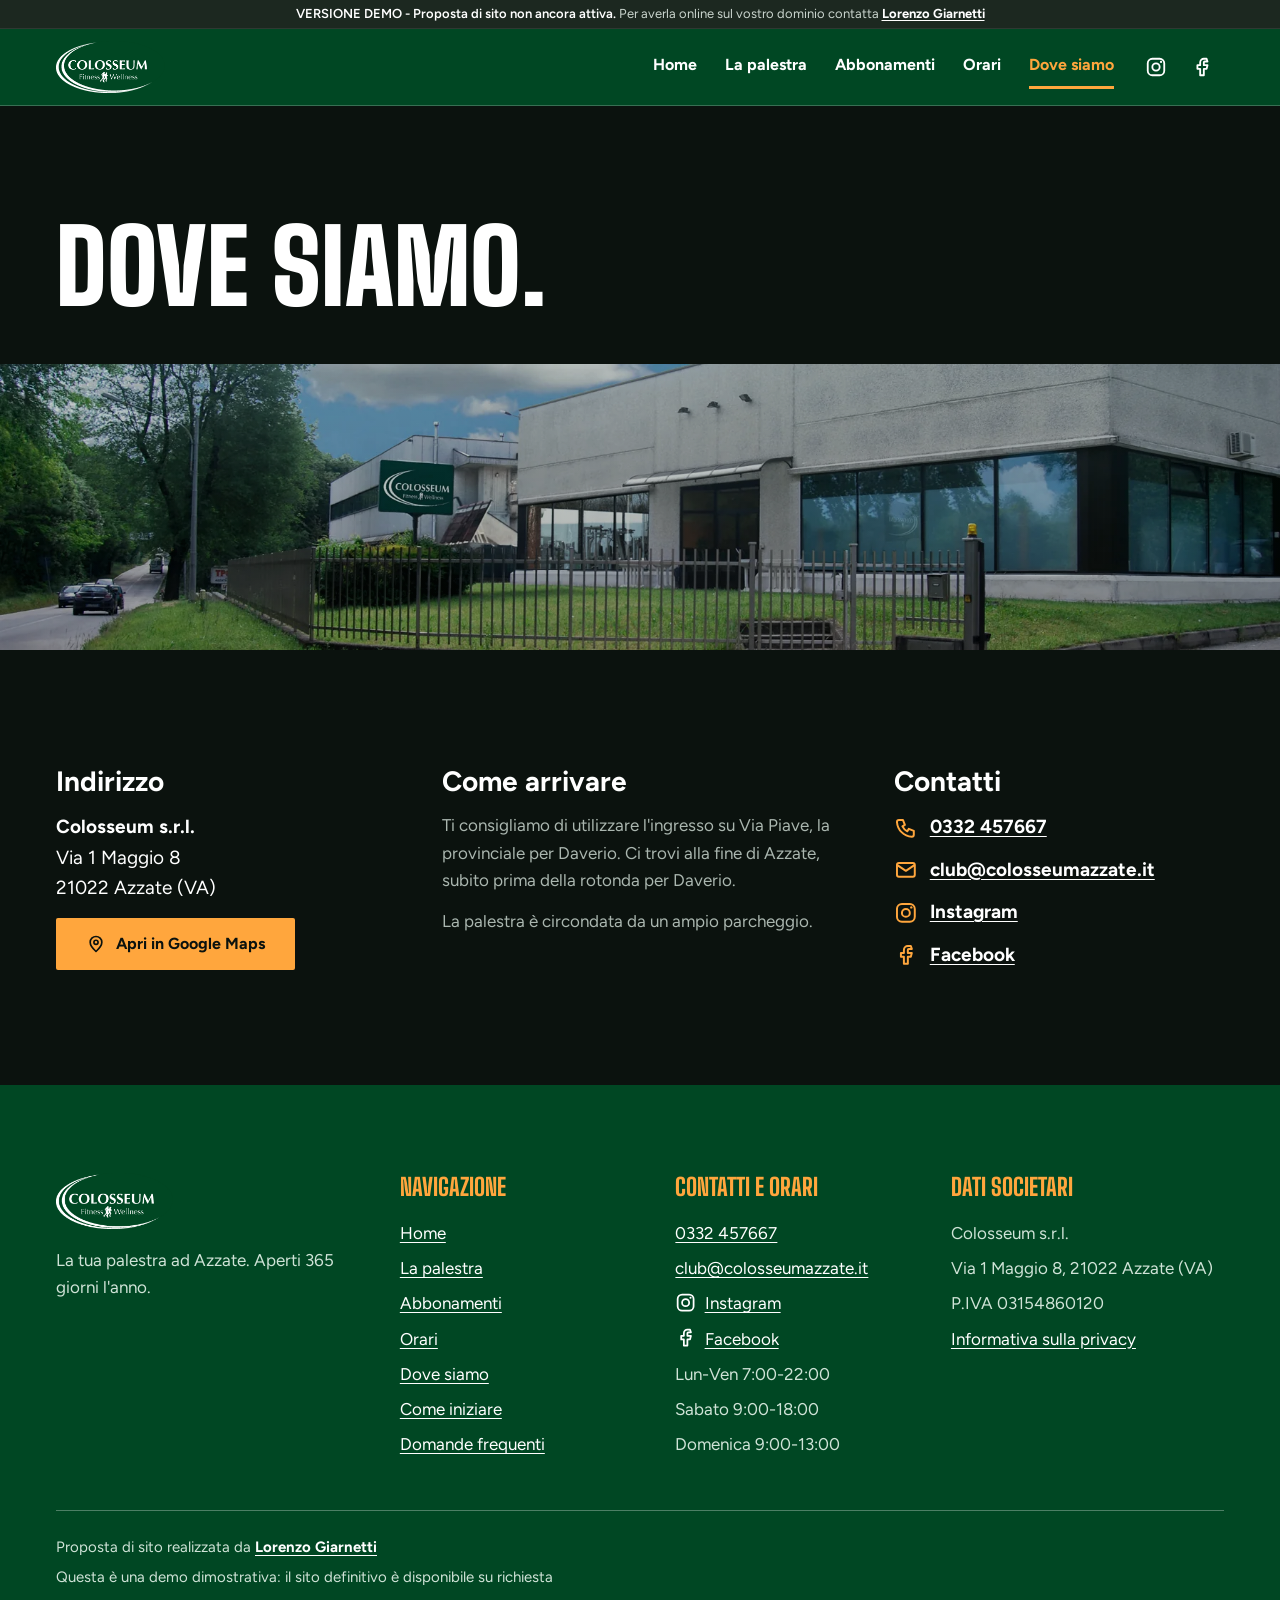
<file: dove-siamo.html>
<!DOCTYPE html>
<html lang="it">
<head>
<meta charset="utf-8">
<meta name="viewport" content="width=device-width, initial-scale=1">
<script src="assets/js/init.js"></script>
<title>[DEMO] Dove siamo – Colosseum Azzate</title>
<meta name="description" content="Colosseum Azzate si trova in Via 1 Maggio 8, Azzate (VA), con ampio parcheggio. Telefono 0332 457667.">
<!-- DEMO: rimuovere con go-live.sh (vedi README) -->
<meta name="robots" content="noindex, nofollow" id="demo-robots">
<link rel="canonical" href="https://www.colosseumazzate.it/dove-siamo.html">
<meta name="theme-color" content="#004723">

<meta property="og:type" content="website">
<meta property="og:locale" content="it_IT">
<meta property="og:site_name" content="Colosseum Azzate">
<meta property="og:url" content="https://www.colosseumazzate.it/dove-siamo.html">
<meta property="og:title" content="Dove siamo – Colosseum Azzate">
<meta property="og:description" content="Colosseum Azzate si trova in Via 1 Maggio 8, Azzate (VA), con ampio parcheggio. Telefono 0332 457667.">
<meta property="og:image" content="https://www.colosseumazzate.it/assets/img/og-image.jpg">
<meta property="og:image:width" content="1200">
<meta property="og:image:height" content="630">
<meta property="og:image:alt" content="La sala fitness di Colosseum Azzate">
<meta name="twitter:card" content="summary_large_image">

<link rel="icon" type="image/png" sizes="32x32" href="assets/img/favicon-32.png">
<link rel="apple-touch-icon" href="assets/img/apple-touch-icon.png">

<link rel="preload" href="assets/fonts/big-shoulders-display-latin-900-normal.woff2" as="font" type="font/woff2" crossorigin>
<link rel="preload" href="assets/fonts/figtree-latin-wght-normal.woff2" as="font" type="font/woff2" crossorigin>
<link rel="stylesheet" href="assets/css/style.css">
</head>

<!-- DEMO: unico punto di controllo = attributo data-demo del body (on: demo visibile; off: sito definitivo). Vedi README. -->
<body data-demo="on" id="top">

<svg class="sprite" width="0" height="0" aria-hidden="true" focusable="false">
  <defs>
    <symbol id="i-phone" viewBox="0 0 24 24"><path d="M5 4h4l2 5-2.5 1.5a11 11 0 0 0 5 5L15 13l5 2v4a2 2 0 0 1-2 2A16 16 0 0 1 3 6a2 2 0 0 1 2-2z" fill="none" stroke="currentColor" stroke-width="2" stroke-linejoin="round"/></symbol>
    <symbol id="i-pin" viewBox="0 0 24 24"><path d="M12 21s-7-6.2-7-11a7 7 0 0 1 14 0c0 4.8-7 11-7 11z" fill="none" stroke="currentColor" stroke-width="2" stroke-linejoin="round"/><circle cx="12" cy="10" r="2.5" fill="none" stroke="currentColor" stroke-width="2"/></symbol>
    <symbol id="i-mail" viewBox="0 0 24 24"><rect x="3" y="5" width="18" height="14" rx="2" fill="none" stroke="currentColor" stroke-width="2"/><path d="M3 7l9 6 9-6" fill="none" stroke="currentColor" stroke-width="2" stroke-linejoin="round"/></symbol>
    <symbol id="i-menu" viewBox="0 0 24 24"><path d="M4 7h16M4 12h16M4 17h16" fill="none" stroke="currentColor" stroke-width="2.5" stroke-linecap="square"/></symbol>
    <symbol id="i-close" viewBox="0 0 24 24"><path d="M5 5l14 14M19 5L5 19" fill="none" stroke="currentColor" stroke-width="2.5" stroke-linecap="square"/></symbol>
    <symbol id="i-arrow" viewBox="0 0 24 24"><path d="M4 12h15M13 6l6 6-6 6" fill="none" stroke="currentColor" stroke-width="2.5" stroke-linecap="square"/></symbol>
    <symbol id="i-instagram" viewBox="0 0 24 24"><rect x="3" y="3" width="18" height="18" rx="5" fill="none" stroke="currentColor" stroke-width="2"/><circle cx="12" cy="12" r="4" fill="none" stroke="currentColor" stroke-width="2"/><circle cx="17.5" cy="6.5" r="1.2" fill="currentColor"/></symbol>
    <symbol id="i-facebook" viewBox="0 0 24 24"><path d="M17 3h-3a4 4 0 0 0-4 4v3H7v4h3v7h4v-7h3l1-4h-4V7a1 1 0 0 1 1-1h3z" fill="none" stroke="currentColor" stroke-width="2" stroke-linejoin="round"/></symbol>
  </defs>
</svg>

<a class="skip" href="#contenuto">Vai al contenuto</a>

<div class="top">
  <div class="demo-bar" role="region" aria-label="Avviso versione demo">
    <p><strong>VERSIONE DEMO - Proposta di sito non ancora attiva.</strong> Per averla online sul vostro dominio contatta <a href="mailto:lorenzo.giarnetti@gmail.com?subject=Sito%20Colosseum%20Azzate">Lorenzo Giarnetti</a></p>
  </div>

  <header class="header">
    <div class="wrap header__row">
      <a class="header__logo" href="index.html" aria-label="Colosseum Azzate – home">
        <img src="assets/img/logo.png" width="312" height="103" alt="Colosseum Fitness &amp; Wellness">
      </a>
      <nav class="nav" id="menu" aria-label="Principale">
        <ul class="nav__list">
          <li><a href="index.html">Home</a></li>
          <li><a href="la-palestra.html">La palestra</a></li>
          <li><a href="abbonamenti.html">Abbonamenti</a></li>
          <li><a href="orari.html">Orari</a></li>
          <li><a href="dove-siamo.html" aria-current="page">Dove siamo</a></li>
        </ul>
      </nav>
      <div class="header__social">
        <a href="https://www.instagram.com/colosseum_azzate/" target="_blank" rel="noopener noreferrer" aria-label="Instagram (si apre in una nuova scheda)"><svg class="ico" aria-hidden="true"><use href="#i-instagram"/></svg></a>
        <a href="https://www.facebook.com/colosseumazzate/?locale=it_IT" target="_blank" rel="noopener noreferrer" aria-label="Facebook (si apre in una nuova scheda)"><svg class="ico" aria-hidden="true"><use href="#i-facebook"/></svg></a>
      </div>
      <button class="header__burger" type="button" aria-expanded="false" aria-controls="menu" aria-label="Apri il menu">
        <svg class="ico ico--lg" aria-hidden="true"><use href="#i-menu"/></svg>
      </button>
    </div>
  </header>
</div>

<main id="contenuto">
  <section class="sec pagehead s-ink pagehead--flush" aria-labelledby="page-title">
    <div class="wrap">
      <div class="sec__head">
        <h1 class="display" id="page-title">Dove siamo.</h1>
      </div>
    </div>
  </section>

  <figure class="outside tone">
    <img src="assets/img/esterno.webp" width="1797" height="401" alt="L'esterno della palestra: l'edificio con le vetrate, il giardino recintato e l'insegna Colosseum Fitness &amp; Wellness">
  </figure>

  <section class="sec s-ink" aria-label="Indirizzo e contatti">
    <div class="wrap">
      <div class="where">
        <div class="where__block">
          <h2>Indirizzo</h2>
          <address><strong>Colosseum s.r.l.</strong><br>Via 1 Maggio 8<br>21022 Azzate (VA)</address>
          <a class="btn btn--primary" href="https://maps.app.goo.gl/W76t9FUFrZ8XkWFo9" target="_blank" rel="noopener"><svg class="ico" aria-hidden="true"><use href="#i-pin"/></svg>Apri in Google Maps</a>
        </div>
        <div class="where__block">
          <h2>Come arrivare</h2>
          <p>Ti consigliamo di utilizzare l'ingresso su Via Piave, la provinciale per Daverio. Ci trovi alla fine di Azzate, subito prima della rotonda per Daverio.</p>
          <p>La palestra è circondata da un ampio parcheggio.</p>
        </div>
        <div class="where__block">
          <h2>Contatti</h2>
          <ul class="contacts">
            <li><svg class="ico" aria-hidden="true"><use href="#i-phone"/></svg><a href="tel:+390332457667">0332&nbsp;457667</a></li>
            <li><svg class="ico" aria-hidden="true"><use href="#i-mail"/></svg><a href="mailto:club@colosseumazzate.it?subject=Richiesta%20informazioni">club@colosseumazzate.it</a></li>
            <li><svg class="ico" aria-hidden="true"><use href="#i-instagram"/></svg><a href="https://www.instagram.com/colosseum_azzate/" target="_blank" rel="noopener noreferrer">Instagram</a></li>
            <li><svg class="ico" aria-hidden="true"><use href="#i-facebook"/></svg><a href="https://www.facebook.com/colosseumazzate/?locale=it_IT" target="_blank" rel="noopener noreferrer">Facebook</a></li>
          </ul>
        </div>
      </div>
    </div>
  </section>
</main>

<footer class="footer s-green">
  <div class="wrap">
    <div class="footer__grid">
      <div class="footer__brand">
        <img src="assets/img/logo.png" width="312" height="103" loading="lazy" alt="Colosseum Fitness &amp; Wellness">
        <p>La tua palestra ad Azzate. Aperti 365 giorni l'anno.</p>
      </div>
      <nav aria-label="Navigazione nel footer">
        <h2 class="footer__h">Navigazione</h2>
        <ul>
          <li><a href="index.html">Home</a></li>
          <li><a href="la-palestra.html">La palestra</a></li>
          <li><a href="abbonamenti.html">Abbonamenti</a></li>
          <li><a href="orari.html">Orari</a></li>
          <li><a href="dove-siamo.html">Dove siamo</a></li>
          <li><a href="come-iniziare.html">Come iniziare</a></li>
          <li><a href="faq.html">Domande frequenti</a></li>
        </ul>
      </nav>
      <div>
        <h2 class="footer__h">Contatti e orari</h2>
        <ul>
          <li><a href="tel:+390332457667">0332&nbsp;457667</a></li>
          <li><a href="mailto:club@colosseumazzate.it?subject=Richiesta%20informazioni">club@colosseumazzate.it</a></li>
          <li><a href="https://www.instagram.com/colosseum_azzate/" target="_blank" rel="noopener noreferrer"><svg class="ico" aria-hidden="true"><use href="#i-instagram"/></svg>Instagram</a></li>
          <li><a href="https://www.facebook.com/colosseumazzate/?locale=it_IT" target="_blank" rel="noopener noreferrer"><svg class="ico" aria-hidden="true"><use href="#i-facebook"/></svg>Facebook</a></li>
          <li>Lun-Ven 7:00-22:00</li>
          <li>Sabato 9:00-18:00</li>
          <li>Domenica 9:00-13:00</li>
        </ul>
      </div>
      <div>
        <h2 class="footer__h">Dati societari</h2>
        <ul>
          <li>Colosseum s.r.l.</li>
          <li>Via 1 Maggio 8, 21022 Azzate (VA)</li>
          <li>P.IVA 03154860120</li>
          <!-- TODO-LEGALE: aggiungere da visura camerale: Registro Imprese di Varese, n. REA, capitale sociale (i.v.), eventuale socio unico / stato di liquidazione (art. 2250 c.c.; art. 7 D.Lgs. 70/2003). go-live.sh si ferma finché questo commento è presente. -->
          <li><a href="privacy.html">Informativa sulla privacy</a></li>
        </ul>
      </div>
    </div>
    <div class="footer__legal">
      <p class="demo-only">Proposta di sito realizzata da <a href="mailto:lorenzo.giarnetti@gmail.com?subject=Sito%20Colosseum%20Azzate">Lorenzo Giarnetti</a></p>
      <p class="demo-only">Questa è una demo dimostrativa: il sito definitivo è disponibile su richiesta</p>
    </div>
  </div>
</footer>

<script src="assets/js/main.js" defer></script>
</body>
</html>
</file>
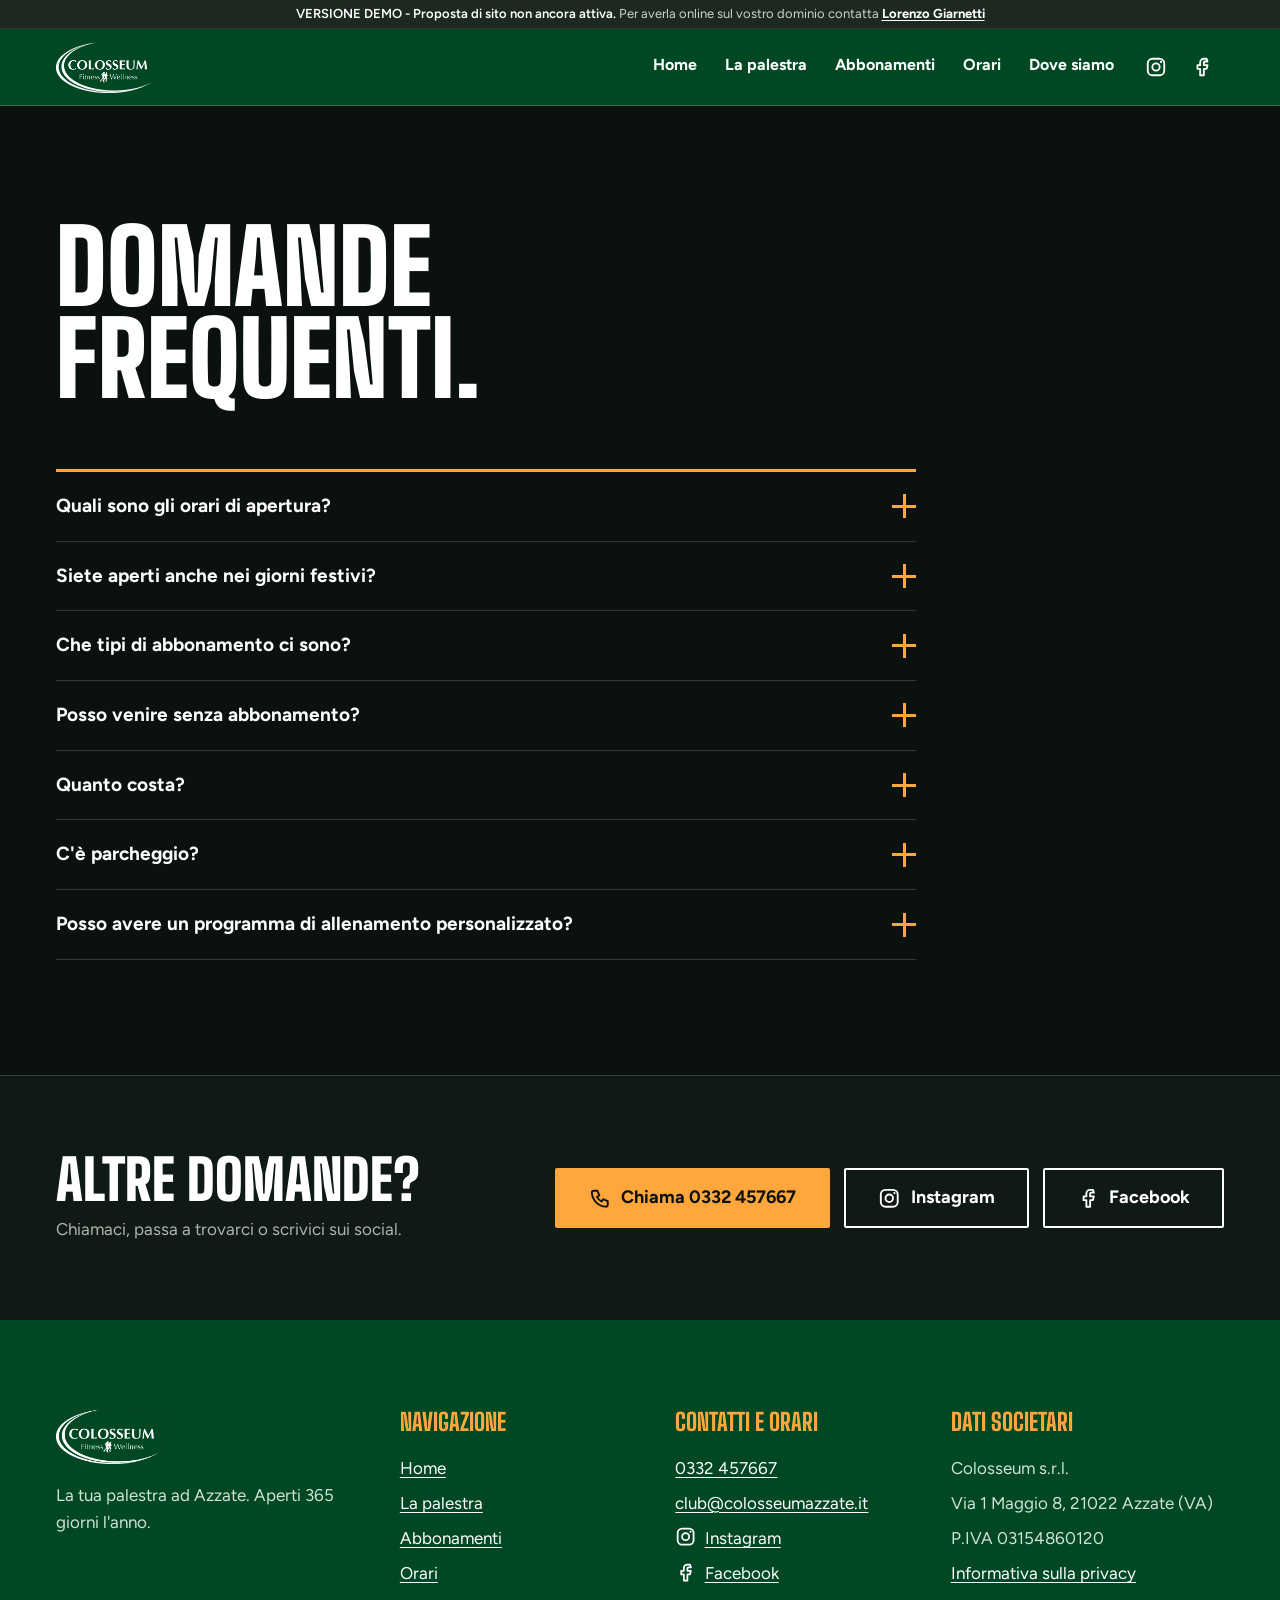
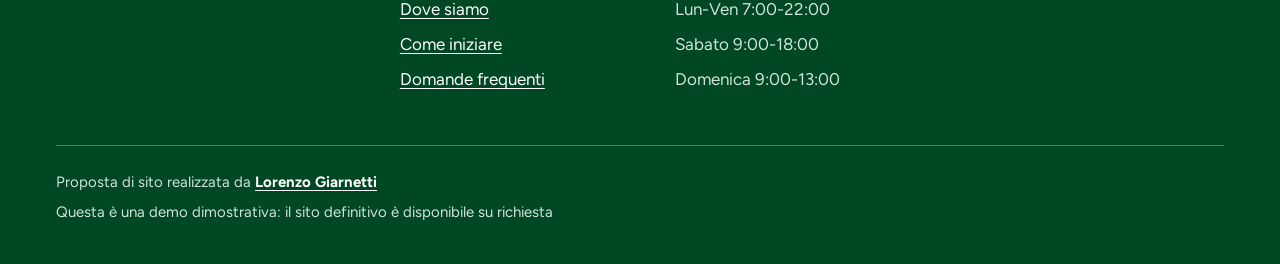
<file: faq.html>
<!DOCTYPE html>
<html lang="it">
<head>
<meta charset="utf-8">
<meta name="viewport" content="width=device-width, initial-scale=1">
<script src="assets/js/init.js"></script>
<title>[DEMO] Domande frequenti – Colosseum Azzate</title>
<meta name="description" content="Domande frequenti su orari, abbonamenti, ingressi, parcheggio e programmi personalizzati di Colosseum Azzate.">
<!-- DEMO: rimuovere con go-live.sh (vedi README) -->
<meta name="robots" content="noindex, nofollow" id="demo-robots">
<link rel="canonical" href="https://www.colosseumazzate.it/faq.html">
<meta name="theme-color" content="#004723">

<meta property="og:type" content="website">
<meta property="og:locale" content="it_IT">
<meta property="og:site_name" content="Colosseum Azzate">
<meta property="og:url" content="https://www.colosseumazzate.it/faq.html">
<meta property="og:title" content="Domande frequenti – Colosseum Azzate">
<meta property="og:description" content="Domande frequenti su orari, abbonamenti, ingressi, parcheggio e programmi personalizzati di Colosseum Azzate.">
<meta property="og:image" content="https://www.colosseumazzate.it/assets/img/og-image.jpg">
<meta property="og:image:width" content="1200">
<meta property="og:image:height" content="630">
<meta property="og:image:alt" content="La sala fitness di Colosseum Azzate">
<meta name="twitter:card" content="summary_large_image">

<link rel="icon" type="image/png" sizes="32x32" href="assets/img/favicon-32.png">
<link rel="apple-touch-icon" href="assets/img/apple-touch-icon.png">

<link rel="preload" href="assets/fonts/big-shoulders-display-latin-900-normal.woff2" as="font" type="font/woff2" crossorigin>
<link rel="preload" href="assets/fonts/figtree-latin-wght-normal.woff2" as="font" type="font/woff2" crossorigin>
<link rel="stylesheet" href="assets/css/style.css">
</head>

<!-- DEMO: unico punto di controllo = attributo data-demo del body (on: demo visibile; off: sito definitivo). Vedi README. -->
<body data-demo="on" id="top">

<svg class="sprite" width="0" height="0" aria-hidden="true" focusable="false">
  <defs>
    <symbol id="i-phone" viewBox="0 0 24 24"><path d="M5 4h4l2 5-2.5 1.5a11 11 0 0 0 5 5L15 13l5 2v4a2 2 0 0 1-2 2A16 16 0 0 1 3 6a2 2 0 0 1 2-2z" fill="none" stroke="currentColor" stroke-width="2" stroke-linejoin="round"/></symbol>
    <symbol id="i-pin" viewBox="0 0 24 24"><path d="M12 21s-7-6.2-7-11a7 7 0 0 1 14 0c0 4.8-7 11-7 11z" fill="none" stroke="currentColor" stroke-width="2" stroke-linejoin="round"/><circle cx="12" cy="10" r="2.5" fill="none" stroke="currentColor" stroke-width="2"/></symbol>
    <symbol id="i-mail" viewBox="0 0 24 24"><rect x="3" y="5" width="18" height="14" rx="2" fill="none" stroke="currentColor" stroke-width="2"/><path d="M3 7l9 6 9-6" fill="none" stroke="currentColor" stroke-width="2" stroke-linejoin="round"/></symbol>
    <symbol id="i-menu" viewBox="0 0 24 24"><path d="M4 7h16M4 12h16M4 17h16" fill="none" stroke="currentColor" stroke-width="2.5" stroke-linecap="square"/></symbol>
    <symbol id="i-close" viewBox="0 0 24 24"><path d="M5 5l14 14M19 5L5 19" fill="none" stroke="currentColor" stroke-width="2.5" stroke-linecap="square"/></symbol>
    <symbol id="i-arrow" viewBox="0 0 24 24"><path d="M4 12h15M13 6l6 6-6 6" fill="none" stroke="currentColor" stroke-width="2.5" stroke-linecap="square"/></symbol>
    <symbol id="i-instagram" viewBox="0 0 24 24"><rect x="3" y="3" width="18" height="18" rx="5" fill="none" stroke="currentColor" stroke-width="2"/><circle cx="12" cy="12" r="4" fill="none" stroke="currentColor" stroke-width="2"/><circle cx="17.5" cy="6.5" r="1.2" fill="currentColor"/></symbol>
    <symbol id="i-facebook" viewBox="0 0 24 24"><path d="M17 3h-3a4 4 0 0 0-4 4v3H7v4h3v7h4v-7h3l1-4h-4V7a1 1 0 0 1 1-1h3z" fill="none" stroke="currentColor" stroke-width="2" stroke-linejoin="round"/></symbol>
  </defs>
</svg>

<a class="skip" href="#contenuto">Vai al contenuto</a>

<div class="top">
  <div class="demo-bar" role="region" aria-label="Avviso versione demo">
    <p><strong>VERSIONE DEMO - Proposta di sito non ancora attiva.</strong> Per averla online sul vostro dominio contatta <a href="mailto:lorenzo.giarnetti@gmail.com?subject=Sito%20Colosseum%20Azzate">Lorenzo Giarnetti</a></p>
  </div>

  <header class="header">
    <div class="wrap header__row">
      <a class="header__logo" href="index.html" aria-label="Colosseum Azzate – home">
        <img src="assets/img/logo.png" width="312" height="103" alt="Colosseum Fitness &amp; Wellness">
      </a>
      <nav class="nav" id="menu" aria-label="Principale">
        <ul class="nav__list">
          <li><a href="index.html">Home</a></li>
          <li><a href="la-palestra.html">La palestra</a></li>
          <li><a href="abbonamenti.html">Abbonamenti</a></li>
          <li><a href="orari.html">Orari</a></li>
          <li><a href="dove-siamo.html">Dove siamo</a></li>
        </ul>
      </nav>
      <div class="header__social">
        <a href="https://www.instagram.com/colosseum_azzate/" target="_blank" rel="noopener noreferrer" aria-label="Instagram (si apre in una nuova scheda)"><svg class="ico" aria-hidden="true"><use href="#i-instagram"/></svg></a>
        <a href="https://www.facebook.com/colosseumazzate/?locale=it_IT" target="_blank" rel="noopener noreferrer" aria-label="Facebook (si apre in una nuova scheda)"><svg class="ico" aria-hidden="true"><use href="#i-facebook"/></svg></a>
      </div>
      <button class="header__burger" type="button" aria-expanded="false" aria-controls="menu" aria-label="Apri il menu">
        <svg class="ico ico--lg" aria-hidden="true"><use href="#i-menu"/></svg>
      </button>
    </div>
  </header>
</div>

<main id="contenuto">
  <section class="sec pagehead s-ink" aria-labelledby="page-title">
    <div class="wrap">
      <div class="sec__head">
        <h1 class="display" id="page-title">Domande<br>frequenti.</h1>
      </div>
      <div class="faq__list">
        <details><summary>Quali sono gli orari di apertura?</summary><p>Dal lunedì al venerdì dalle 7:00 alle 22:00, il sabato dalle 9:00 alle 18:00, la domenica dalle 9:00 alle 13:00.</p></details>
        <details><summary>Siete aperti anche nei giorni festivi?</summary><p>Sì, siamo aperti 365 giorni l'anno.</p></details>
        <details><summary>Che tipi di abbonamento ci sono?</summary><p>Per la sala fitness puoi scegliere tra Full-time, con ingresso libero senza vincoli di orario, e Part-time, con ingresso dalle 9:00 alle 15:30. Entrambi sono disponibili da 1, 3, 6 o 12 mesi.</p></details>
        <details><summary>Posso venire senza abbonamento?</summary><p>Sì, esiste la formula ad ingressi: ingresso singolo, oppure pacchetto da 10 ingressi (validità 4 mesi), da 20 (6 mesi) o da 50 (12 mesi).</p></details>
        <details><summary>Quanto costa?</summary><p>L'abbonamento Full-time da 12 mesi costa 330 €. Per gli altri abbonamenti e per gli ingressi chiedi i prezzi in reception: <a href="tel:+390332457667">0332&nbsp;457667</a>.</p></details>
        <details><summary>C'è parcheggio?</summary><p>Sì, la palestra è circondata da un ampio parcheggio.</p></details>
        <details><summary>Posso avere un programma di allenamento personalizzato?</summary><p>Sì, gli istruttori ti consigliano e studiano programmi di allenamento personalizzati, mirati alle tue esigenze. Per i dettagli contattaci in reception.</p></details>
      </div>
    </div>
  </section>

  <section class="cta s-ink2" aria-labelledby="cta-title">
    <div class="wrap cta__row">
      <div>
        <h2 id="cta-title">Altre domande?</h2>
        <p>Chiamaci, passa a trovarci o scrivici sui social.</p>
      </div>
      <div class="cta__btns">
        <a class="btn btn--primary btn--lg" href="tel:+390332457667"><svg class="ico" aria-hidden="true"><use href="#i-phone"/></svg>Chiama 0332&nbsp;457667</a>
        <a class="btn btn--ghost btn--lg" href="https://www.instagram.com/colosseum_azzate/" target="_blank" rel="noopener noreferrer"><svg class="ico" aria-hidden="true"><use href="#i-instagram"/></svg>Instagram</a><a class="btn btn--ghost btn--lg" href="https://www.facebook.com/colosseumazzate/?locale=it_IT" target="_blank" rel="noopener noreferrer"><svg class="ico" aria-hidden="true"><use href="#i-facebook"/></svg>Facebook</a>
      </div>
    </div>
  </section>
</main>

<footer class="footer s-green">
  <div class="wrap">
    <div class="footer__grid">
      <div class="footer__brand">
        <img src="assets/img/logo.png" width="312" height="103" loading="lazy" alt="Colosseum Fitness &amp; Wellness">
        <p>La tua palestra ad Azzate. Aperti 365 giorni l'anno.</p>
      </div>
      <nav aria-label="Navigazione nel footer">
        <h2 class="footer__h">Navigazione</h2>
        <ul>
          <li><a href="index.html">Home</a></li>
          <li><a href="la-palestra.html">La palestra</a></li>
          <li><a href="abbonamenti.html">Abbonamenti</a></li>
          <li><a href="orari.html">Orari</a></li>
          <li><a href="dove-siamo.html">Dove siamo</a></li>
          <li><a href="come-iniziare.html">Come iniziare</a></li>
          <li><a href="faq.html">Domande frequenti</a></li>
        </ul>
      </nav>
      <div>
        <h2 class="footer__h">Contatti e orari</h2>
        <ul>
          <li><a href="tel:+390332457667">0332&nbsp;457667</a></li>
          <li><a href="mailto:club@colosseumazzate.it?subject=Richiesta%20informazioni">club@colosseumazzate.it</a></li>
          <li><a href="https://www.instagram.com/colosseum_azzate/" target="_blank" rel="noopener noreferrer"><svg class="ico" aria-hidden="true"><use href="#i-instagram"/></svg>Instagram</a></li>
          <li><a href="https://www.facebook.com/colosseumazzate/?locale=it_IT" target="_blank" rel="noopener noreferrer"><svg class="ico" aria-hidden="true"><use href="#i-facebook"/></svg>Facebook</a></li>
          <li>Lun-Ven 7:00-22:00</li>
          <li>Sabato 9:00-18:00</li>
          <li>Domenica 9:00-13:00</li>
        </ul>
      </div>
      <div>
        <h2 class="footer__h">Dati societari</h2>
        <ul>
          <li>Colosseum s.r.l.</li>
          <li>Via 1 Maggio 8, 21022 Azzate (VA)</li>
          <li>P.IVA 03154860120</li>
          <!-- TODO-LEGALE: aggiungere da visura camerale: Registro Imprese di Varese, n. REA, capitale sociale (i.v.), eventuale socio unico / stato di liquidazione (art. 2250 c.c.; art. 7 D.Lgs. 70/2003). go-live.sh si ferma finché questo commento è presente. -->
          <li><a href="privacy.html">Informativa sulla privacy</a></li>
        </ul>
      </div>
    </div>
    <div class="footer__legal">
      <p class="demo-only">Proposta di sito realizzata da <a href="mailto:lorenzo.giarnetti@gmail.com?subject=Sito%20Colosseum%20Azzate">Lorenzo Giarnetti</a></p>
      <p class="demo-only">Questa è una demo dimostrativa: il sito definitivo è disponibile su richiesta</p>
    </div>
  </div>
</footer>

<script src="assets/js/main.js" defer></script>
</body>
</html>
</file>
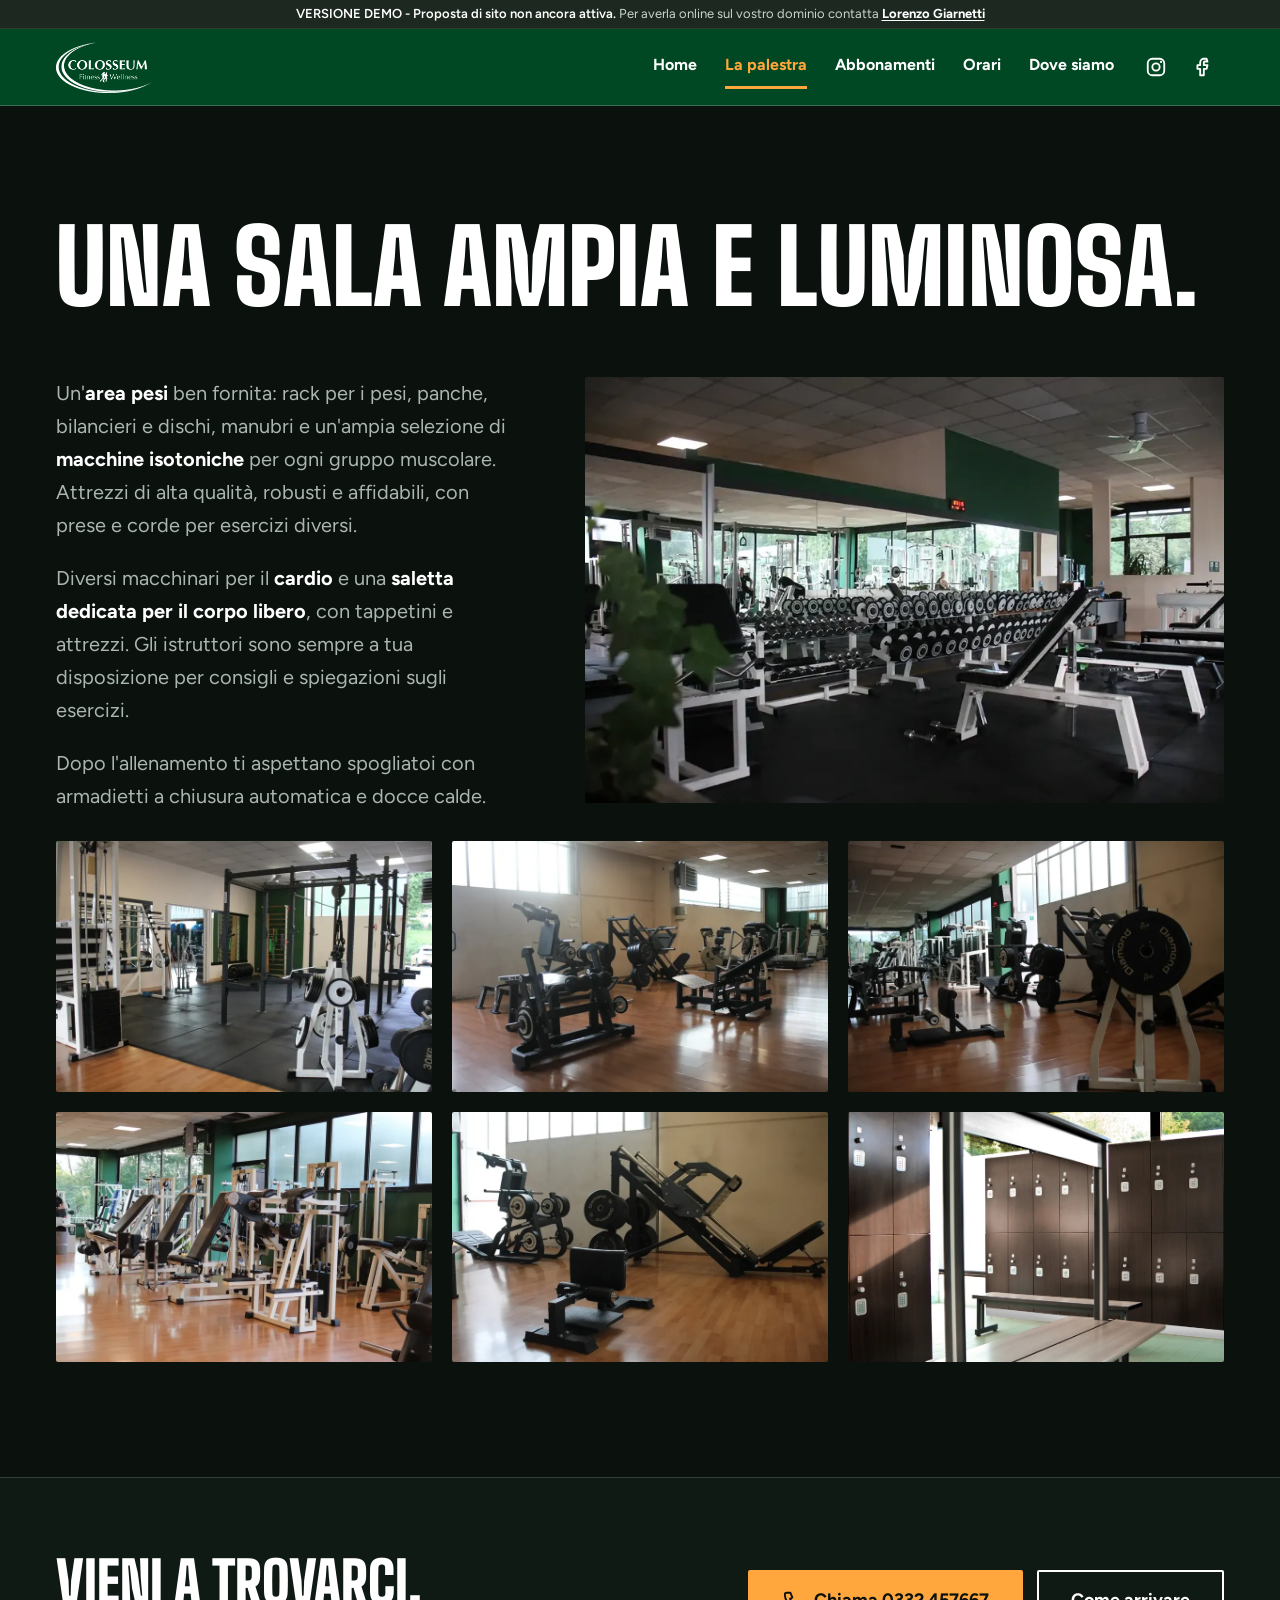
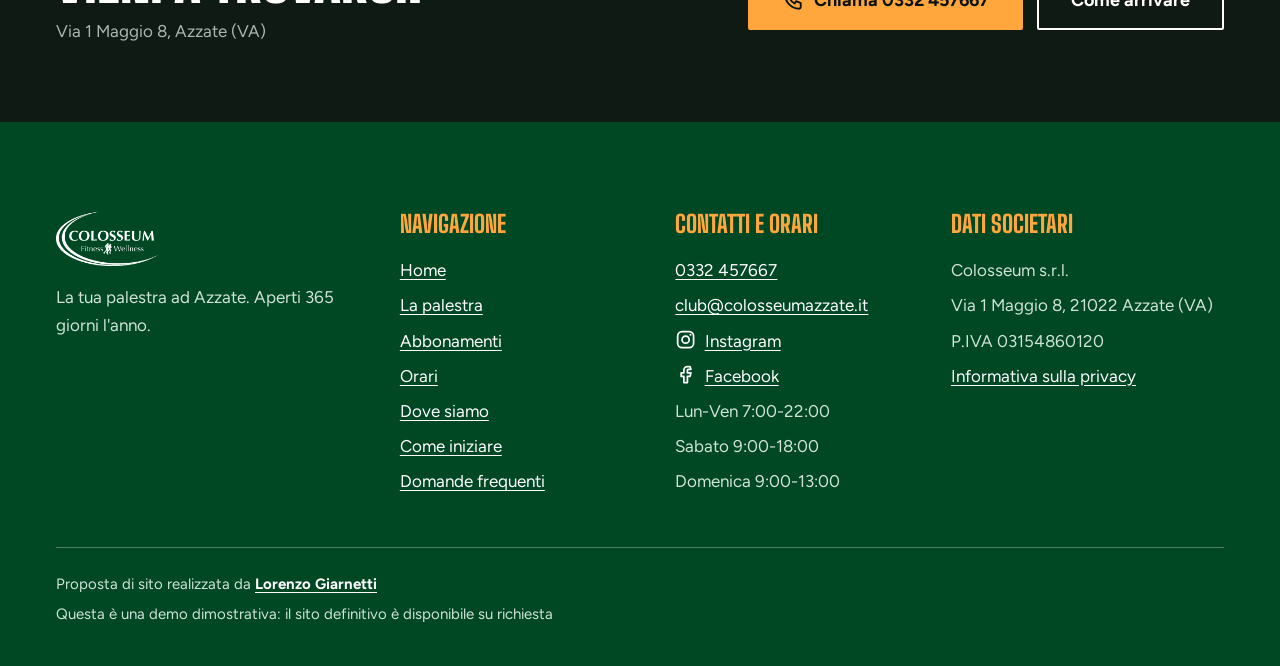
<file: la-palestra.html>
<!DOCTYPE html>
<html lang="it">
<head>
<meta charset="utf-8">
<meta name="viewport" content="width=device-width, initial-scale=1">
<script src="assets/js/init.js"></script>
<title>[DEMO] La palestra – Colosseum Azzate</title>
<meta name="description" content="La sala fitness di Colosseum Azzate: area pesi con rack, panche e manubri, macchine isotoniche, saletta per il corpo libero, spogliatoi con docce calde. Aperti 365 giorni l'anno.">
<!-- DEMO: rimuovere con go-live.sh (vedi README) -->
<meta name="robots" content="noindex, nofollow" id="demo-robots">
<link rel="canonical" href="https://www.colosseumazzate.it/la-palestra.html">
<meta name="theme-color" content="#004723">

<meta property="og:type" content="website">
<meta property="og:locale" content="it_IT">
<meta property="og:site_name" content="Colosseum Azzate">
<meta property="og:url" content="https://www.colosseumazzate.it/la-palestra.html">
<meta property="og:title" content="La palestra – Colosseum Azzate">
<meta property="og:description" content="La sala fitness di Colosseum Azzate: area pesi con rack, panche e manubri, macchine isotoniche, saletta per il corpo libero, spogliatoi con docce calde. Aperti 365 giorni l'anno.">
<meta property="og:image" content="https://www.colosseumazzate.it/assets/img/og-image.jpg">
<meta property="og:image:width" content="1200">
<meta property="og:image:height" content="630">
<meta property="og:image:alt" content="La sala fitness di Colosseum Azzate">
<meta name="twitter:card" content="summary_large_image">

<link rel="icon" type="image/png" sizes="32x32" href="assets/img/favicon-32.png">
<link rel="apple-touch-icon" href="assets/img/apple-touch-icon.png">

<link rel="preload" href="assets/fonts/big-shoulders-display-latin-900-normal.woff2" as="font" type="font/woff2" crossorigin>
<link rel="preload" href="assets/fonts/figtree-latin-wght-normal.woff2" as="font" type="font/woff2" crossorigin>
<link rel="stylesheet" href="assets/css/style.css">
</head>

<!-- DEMO: unico punto di controllo = attributo data-demo del body (on: demo visibile; off: sito definitivo). Vedi README. -->
<body data-demo="on" id="top">

<svg class="sprite" width="0" height="0" aria-hidden="true" focusable="false">
  <defs>
    <symbol id="i-phone" viewBox="0 0 24 24"><path d="M5 4h4l2 5-2.5 1.5a11 11 0 0 0 5 5L15 13l5 2v4a2 2 0 0 1-2 2A16 16 0 0 1 3 6a2 2 0 0 1 2-2z" fill="none" stroke="currentColor" stroke-width="2" stroke-linejoin="round"/></symbol>
    <symbol id="i-pin" viewBox="0 0 24 24"><path d="M12 21s-7-6.2-7-11a7 7 0 0 1 14 0c0 4.8-7 11-7 11z" fill="none" stroke="currentColor" stroke-width="2" stroke-linejoin="round"/><circle cx="12" cy="10" r="2.5" fill="none" stroke="currentColor" stroke-width="2"/></symbol>
    <symbol id="i-mail" viewBox="0 0 24 24"><rect x="3" y="5" width="18" height="14" rx="2" fill="none" stroke="currentColor" stroke-width="2"/><path d="M3 7l9 6 9-6" fill="none" stroke="currentColor" stroke-width="2" stroke-linejoin="round"/></symbol>
    <symbol id="i-menu" viewBox="0 0 24 24"><path d="M4 7h16M4 12h16M4 17h16" fill="none" stroke="currentColor" stroke-width="2.5" stroke-linecap="square"/></symbol>
    <symbol id="i-close" viewBox="0 0 24 24"><path d="M5 5l14 14M19 5L5 19" fill="none" stroke="currentColor" stroke-width="2.5" stroke-linecap="square"/></symbol>
    <symbol id="i-arrow" viewBox="0 0 24 24"><path d="M4 12h15M13 6l6 6-6 6" fill="none" stroke="currentColor" stroke-width="2.5" stroke-linecap="square"/></symbol>
    <symbol id="i-instagram" viewBox="0 0 24 24"><rect x="3" y="3" width="18" height="18" rx="5" fill="none" stroke="currentColor" stroke-width="2"/><circle cx="12" cy="12" r="4" fill="none" stroke="currentColor" stroke-width="2"/><circle cx="17.5" cy="6.5" r="1.2" fill="currentColor"/></symbol>
    <symbol id="i-facebook" viewBox="0 0 24 24"><path d="M17 3h-3a4 4 0 0 0-4 4v3H7v4h3v7h4v-7h3l1-4h-4V7a1 1 0 0 1 1-1h3z" fill="none" stroke="currentColor" stroke-width="2" stroke-linejoin="round"/></symbol>
  </defs>
</svg>

<a class="skip" href="#contenuto">Vai al contenuto</a>

<div class="top">
  <div class="demo-bar" role="region" aria-label="Avviso versione demo">
    <p><strong>VERSIONE DEMO - Proposta di sito non ancora attiva.</strong> Per averla online sul vostro dominio contatta <a href="mailto:lorenzo.giarnetti@gmail.com?subject=Sito%20Colosseum%20Azzate">Lorenzo Giarnetti</a></p>
  </div>

  <header class="header">
    <div class="wrap header__row">
      <a class="header__logo" href="index.html" aria-label="Colosseum Azzate – home">
        <img src="assets/img/logo.png" width="312" height="103" alt="Colosseum Fitness &amp; Wellness">
      </a>
      <nav class="nav" id="menu" aria-label="Principale">
        <ul class="nav__list">
          <li><a href="index.html">Home</a></li>
          <li><a href="la-palestra.html" aria-current="page">La palestra</a></li>
          <li><a href="abbonamenti.html">Abbonamenti</a></li>
          <li><a href="orari.html">Orari</a></li>
          <li><a href="dove-siamo.html">Dove siamo</a></li>
        </ul>
      </nav>
      <div class="header__social">
        <a href="https://www.instagram.com/colosseum_azzate/" target="_blank" rel="noopener noreferrer" aria-label="Instagram (si apre in una nuova scheda)"><svg class="ico" aria-hidden="true"><use href="#i-instagram"/></svg></a>
        <a href="https://www.facebook.com/colosseumazzate/?locale=it_IT" target="_blank" rel="noopener noreferrer" aria-label="Facebook (si apre in una nuova scheda)"><svg class="ico" aria-hidden="true"><use href="#i-facebook"/></svg></a>
      </div>
      <button class="header__burger" type="button" aria-expanded="false" aria-controls="menu" aria-label="Apri il menu">
        <svg class="ico ico--lg" aria-hidden="true"><use href="#i-menu"/></svg>
      </button>
    </div>
  </header>
</div>

<main id="contenuto">
  <section class="sec pagehead s-ink" aria-labelledby="page-title">
    <div class="wrap">
      <div class="sec__head">
        <h1 class="display" id="page-title">Una sala ampia e luminosa.</h1>
      </div>
      <div class="palestra">
        <div class="palestra__text">
          <p>Un'<strong>area pesi</strong> ben fornita: rack per i pesi, panche, bilancieri e dischi, manubri e un'ampia selezione di <strong>macchine isotoniche</strong> per ogni gruppo muscolare. Attrezzi di alta qualità, robusti e affidabili, con prese e corde per esercizi diversi.</p>
          <p>Diversi macchinari per il <strong>cardio</strong> e una <strong>saletta dedicata per il corpo libero</strong>, con tappetini e attrezzi. Gli istruttori sono sempre a tua disposizione per consigli e spiegazioni sugli esercizi. </p>
          <p>Dopo l'allenamento ti aspettano spogliatoi con armadietti a chiusura automatica e docce calde.</p>
        </div>
        <figure class="ph"><img src="assets/img/sala-1.webp" srcset="assets/img/sala-1-800.webp 800w, assets/img/sala-1.webp 1400w" sizes="(min-width: 960px) 640px, 100vw" width="1400" height="934" alt="La sala pesi: il rack dei manubri, le panche e la parete a specchio con la fascia verde"></figure>
      </div>
      <div class="palestra__row">
        <figure class="ph"><img src="assets/img/sala-2.webp" srcset="assets/img/sala-2-800.webp 800w, assets/img/sala-2.webp 1400w" sizes="(min-width: 960px) 640px, 100vw" width="1400" height="934" loading="lazy" alt="Una zona con il rack per i pesi liberi, i dischi e le pareti verdi"></figure>
        <figure class="ph"><img src="assets/img/sala-3.webp" srcset="assets/img/sala-3-800.webp 800w, assets/img/sala-3.webp 1400w" sizes="(min-width: 960px) 640px, 100vw" width="1400" height="938" loading="lazy" alt="Macchinari per la forza sul parquet, sotto le finestre della sala"></figure>
        <figure class="ph"><img src="assets/img/sala-4.webp" srcset="assets/img/sala-4-800.webp 800w, assets/img/sala-4.webp 1400w" sizes="(min-width: 960px) 640px, 100vw" width="1400" height="934" loading="lazy" alt="Macchinari isotonici, con un grande disco in primo piano, e le vetrate sul verde"></figure>
        <figure class="ph"><img src="assets/img/sala-5.webp" srcset="assets/img/sala-5-800.webp 800w, assets/img/sala-5.webp 1400w" sizes="(min-width: 960px) 640px, 100vw" width="1400" height="934" loading="lazy" alt="Le macchine isotoniche in fila, con le colonne verdi e le finestre"></figure>
        <figure class="ph"><img src="assets/img/sala-6.webp" srcset="assets/img/sala-6-800.webp 800w, assets/img/sala-6.webp 1400w" sizes="(min-width: 960px) 640px, 100vw" width="1400" height="934" loading="lazy" alt="La leg press e gli altri macchinari della sala, con il parquet"></figure>
        <figure class="ph"><img src="assets/img/spogliatoi.webp" width="838" height="557" loading="lazy" alt="Gli spogliatoi con gli armadietti e le panche"></figure>
      </div>
    </div>
  </section>

  <section class="cta s-ink2" aria-labelledby="cta-title">
    <div class="wrap cta__row">
      <div>
        <h2 id="cta-title">Vieni a trovarci.</h2>
        <p>Via 1 Maggio 8, Azzate (VA)</p>
      </div>
      <div class="cta__btns">
        <a class="btn btn--primary btn--lg" href="tel:+390332457667"><svg class="ico" aria-hidden="true"><use href="#i-phone"/></svg>Chiama 0332&nbsp;457667</a>
        <a class="btn btn--ghost btn--lg" href="dove-siamo.html">Come arrivare</a>
      </div>
    </div>
  </section>
</main>

<footer class="footer s-green">
  <div class="wrap">
    <div class="footer__grid">
      <div class="footer__brand">
        <img src="assets/img/logo.png" width="312" height="103" loading="lazy" alt="Colosseum Fitness &amp; Wellness">
        <p>La tua palestra ad Azzate. Aperti 365 giorni l'anno.</p>
      </div>
      <nav aria-label="Navigazione nel footer">
        <h2 class="footer__h">Navigazione</h2>
        <ul>
          <li><a href="index.html">Home</a></li>
          <li><a href="la-palestra.html">La palestra</a></li>
          <li><a href="abbonamenti.html">Abbonamenti</a></li>
          <li><a href="orari.html">Orari</a></li>
          <li><a href="dove-siamo.html">Dove siamo</a></li>
          <li><a href="come-iniziare.html">Come iniziare</a></li>
          <li><a href="faq.html">Domande frequenti</a></li>
        </ul>
      </nav>
      <div>
        <h2 class="footer__h">Contatti e orari</h2>
        <ul>
          <li><a href="tel:+390332457667">0332&nbsp;457667</a></li>
          <li><a href="mailto:club@colosseumazzate.it?subject=Richiesta%20informazioni">club@colosseumazzate.it</a></li>
          <li><a href="https://www.instagram.com/colosseum_azzate/" target="_blank" rel="noopener noreferrer"><svg class="ico" aria-hidden="true"><use href="#i-instagram"/></svg>Instagram</a></li>
          <li><a href="https://www.facebook.com/colosseumazzate/?locale=it_IT" target="_blank" rel="noopener noreferrer"><svg class="ico" aria-hidden="true"><use href="#i-facebook"/></svg>Facebook</a></li>
          <li>Lun-Ven 7:00-22:00</li>
          <li>Sabato 9:00-18:00</li>
          <li>Domenica 9:00-13:00</li>
        </ul>
      </div>
      <div>
        <h2 class="footer__h">Dati societari</h2>
        <ul>
          <li>Colosseum s.r.l.</li>
          <li>Via 1 Maggio 8, 21022 Azzate (VA)</li>
          <li>P.IVA 03154860120</li>
          <!-- TODO-LEGALE: aggiungere da visura camerale: Registro Imprese di Varese, n. REA, capitale sociale (i.v.), eventuale socio unico / stato di liquidazione (art. 2250 c.c.; art. 7 D.Lgs. 70/2003). go-live.sh si ferma finché questo commento è presente. -->
          <li><a href="privacy.html">Informativa sulla privacy</a></li>
        </ul>
      </div>
    </div>
    <div class="footer__legal">
      <p class="demo-only">Proposta di sito realizzata da <a href="mailto:lorenzo.giarnetti@gmail.com?subject=Sito%20Colosseum%20Azzate">Lorenzo Giarnetti</a></p>
      <p class="demo-only">Questa è una demo dimostrativa: il sito definitivo è disponibile su richiesta</p>
    </div>
  </div>
</footer>

<script src="assets/js/main.js" defer></script>
</body>
</html>
</file>
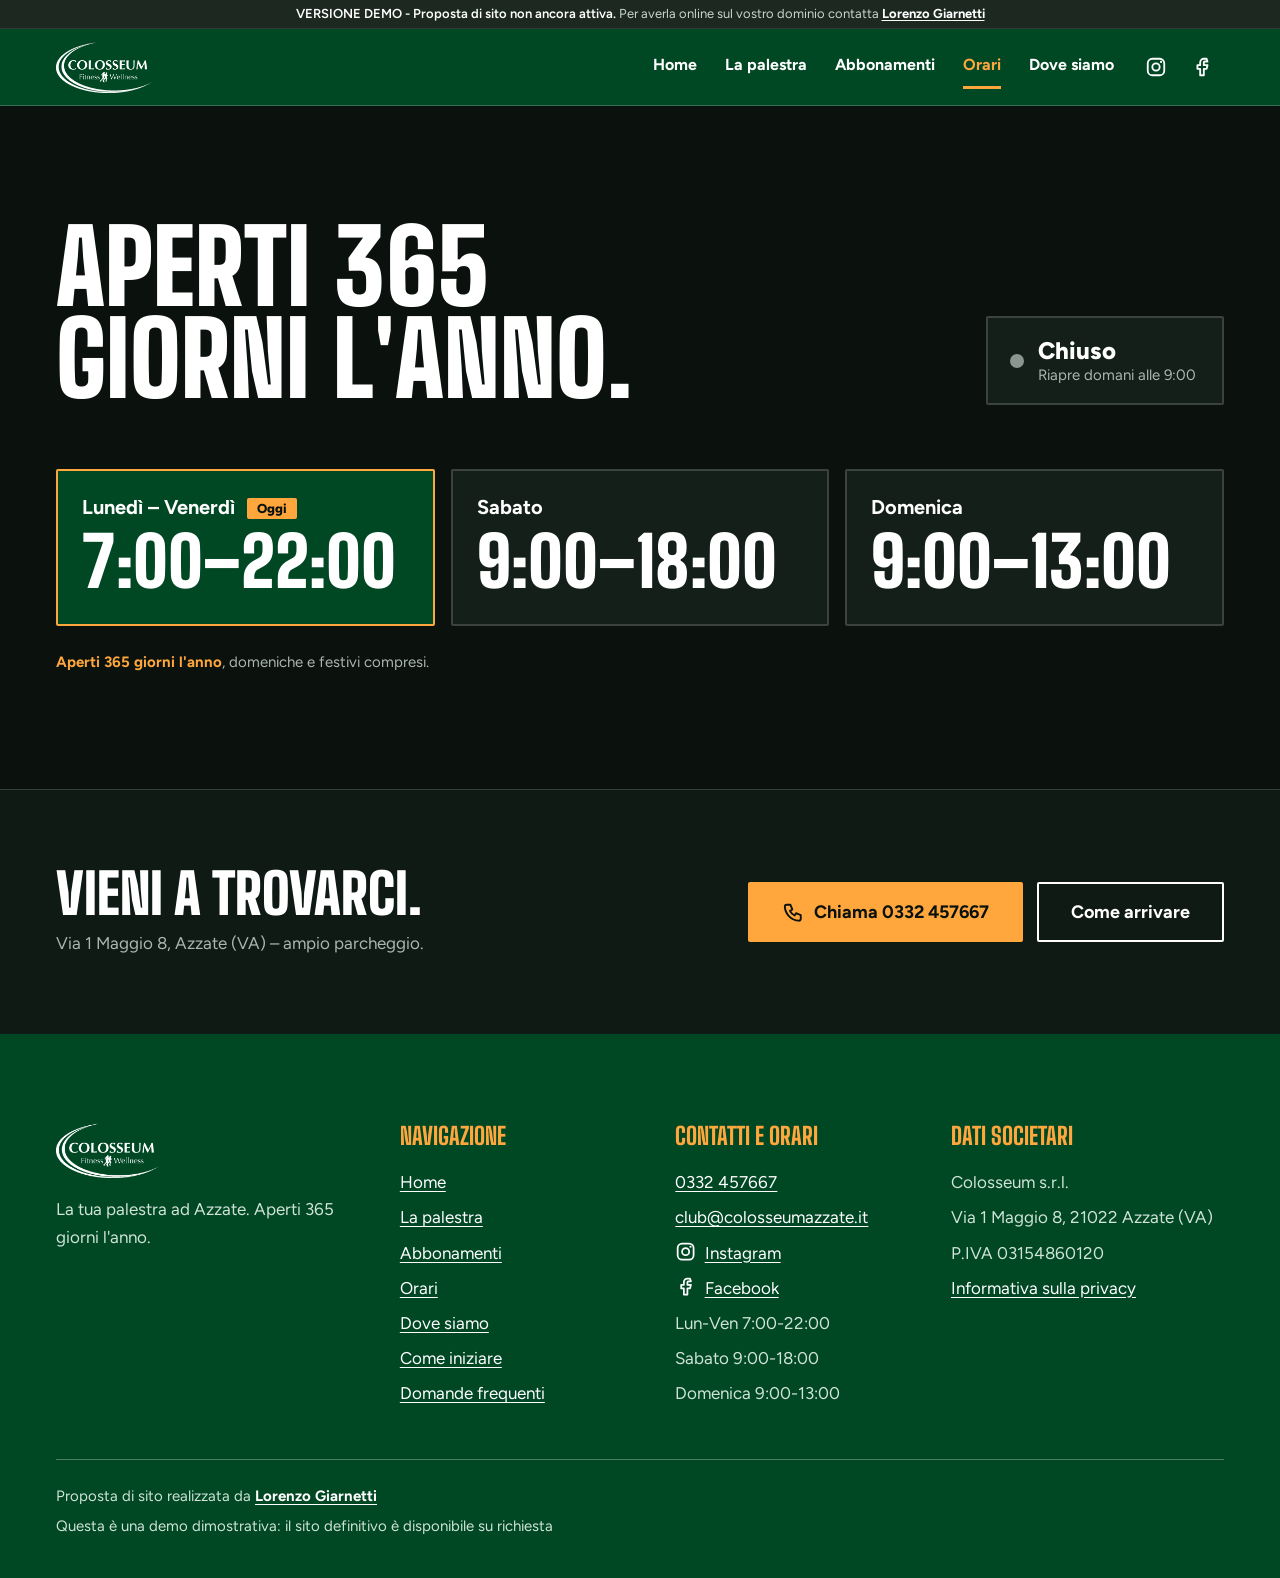
<file: orari.html>
<!DOCTYPE html>
<html lang="it">
<head>
<meta charset="utf-8">
<meta name="viewport" content="width=device-width, initial-scale=1">
<script src="assets/js/init.js"></script>
<title>[DEMO] Orari di apertura – Colosseum Azzate</title>
<meta name="description" content="Orari della palestra Colosseum Azzate, aperta 365 giorni l'anno: lunedì-venerdì 7:00-22:00, sabato 9:00-18:00, domenica 9:00-13:00.">
<!-- DEMO: rimuovere con go-live.sh (vedi README) -->
<meta name="robots" content="noindex, nofollow" id="demo-robots">
<link rel="canonical" href="https://www.colosseumazzate.it/orari.html">
<meta name="theme-color" content="#004723">

<meta property="og:type" content="website">
<meta property="og:locale" content="it_IT">
<meta property="og:site_name" content="Colosseum Azzate">
<meta property="og:url" content="https://www.colosseumazzate.it/orari.html">
<meta property="og:title" content="Orari di apertura – Colosseum Azzate">
<meta property="og:description" content="Orari della palestra Colosseum Azzate, aperta 365 giorni l'anno: lunedì-venerdì 7:00-22:00, sabato 9:00-18:00, domenica 9:00-13:00.">
<meta property="og:image" content="https://www.colosseumazzate.it/assets/img/og-image.jpg">
<meta property="og:image:width" content="1200">
<meta property="og:image:height" content="630">
<meta property="og:image:alt" content="La sala fitness di Colosseum Azzate">
<meta name="twitter:card" content="summary_large_image">

<link rel="icon" type="image/png" sizes="32x32" href="assets/img/favicon-32.png">
<link rel="apple-touch-icon" href="assets/img/apple-touch-icon.png">

<link rel="preload" href="assets/fonts/big-shoulders-display-latin-900-normal.woff2" as="font" type="font/woff2" crossorigin>
<link rel="preload" href="assets/fonts/figtree-latin-wght-normal.woff2" as="font" type="font/woff2" crossorigin>
<link rel="stylesheet" href="assets/css/style.css">
</head>

<!-- DEMO: unico punto di controllo = attributo data-demo del body (on: demo visibile; off: sito definitivo). Vedi README. -->
<body data-demo="on" id="top">

<svg class="sprite" width="0" height="0" aria-hidden="true" focusable="false">
  <defs>
    <symbol id="i-phone" viewBox="0 0 24 24"><path d="M5 4h4l2 5-2.5 1.5a11 11 0 0 0 5 5L15 13l5 2v4a2 2 0 0 1-2 2A16 16 0 0 1 3 6a2 2 0 0 1 2-2z" fill="none" stroke="currentColor" stroke-width="2" stroke-linejoin="round"/></symbol>
    <symbol id="i-pin" viewBox="0 0 24 24"><path d="M12 21s-7-6.2-7-11a7 7 0 0 1 14 0c0 4.8-7 11-7 11z" fill="none" stroke="currentColor" stroke-width="2" stroke-linejoin="round"/><circle cx="12" cy="10" r="2.5" fill="none" stroke="currentColor" stroke-width="2"/></symbol>
    <symbol id="i-mail" viewBox="0 0 24 24"><rect x="3" y="5" width="18" height="14" rx="2" fill="none" stroke="currentColor" stroke-width="2"/><path d="M3 7l9 6 9-6" fill="none" stroke="currentColor" stroke-width="2" stroke-linejoin="round"/></symbol>
    <symbol id="i-menu" viewBox="0 0 24 24"><path d="M4 7h16M4 12h16M4 17h16" fill="none" stroke="currentColor" stroke-width="2.5" stroke-linecap="square"/></symbol>
    <symbol id="i-close" viewBox="0 0 24 24"><path d="M5 5l14 14M19 5L5 19" fill="none" stroke="currentColor" stroke-width="2.5" stroke-linecap="square"/></symbol>
    <symbol id="i-arrow" viewBox="0 0 24 24"><path d="M4 12h15M13 6l6 6-6 6" fill="none" stroke="currentColor" stroke-width="2.5" stroke-linecap="square"/></symbol>
    <symbol id="i-instagram" viewBox="0 0 24 24"><rect x="3" y="3" width="18" height="18" rx="5" fill="none" stroke="currentColor" stroke-width="2"/><circle cx="12" cy="12" r="4" fill="none" stroke="currentColor" stroke-width="2"/><circle cx="17.5" cy="6.5" r="1.2" fill="currentColor"/></symbol>
    <symbol id="i-facebook" viewBox="0 0 24 24"><path d="M17 3h-3a4 4 0 0 0-4 4v3H7v4h3v7h4v-7h3l1-4h-4V7a1 1 0 0 1 1-1h3z" fill="none" stroke="currentColor" stroke-width="2" stroke-linejoin="round"/></symbol>
  </defs>
</svg>

<a class="skip" href="#contenuto">Vai al contenuto</a>

<div class="top">
  <div class="demo-bar" role="region" aria-label="Avviso versione demo">
    <p><strong>VERSIONE DEMO - Proposta di sito non ancora attiva.</strong> Per averla online sul vostro dominio contatta <a href="mailto:lorenzo.giarnetti@gmail.com?subject=Sito%20Colosseum%20Azzate">Lorenzo Giarnetti</a></p>
  </div>

  <header class="header">
    <div class="wrap header__row">
      <a class="header__logo" href="index.html" aria-label="Colosseum Azzate – home">
        <img src="assets/img/logo.png" width="312" height="103" alt="Colosseum Fitness &amp; Wellness">
      </a>
      <nav class="nav" id="menu" aria-label="Principale">
        <ul class="nav__list">
          <li><a href="index.html">Home</a></li>
          <li><a href="la-palestra.html">La palestra</a></li>
          <li><a href="abbonamenti.html">Abbonamenti</a></li>
          <li><a href="orari.html" aria-current="page">Orari</a></li>
          <li><a href="dove-siamo.html">Dove siamo</a></li>
        </ul>
      </nav>
      <div class="header__social">
        <a href="https://www.instagram.com/colosseum_azzate/" target="_blank" rel="noopener noreferrer" aria-label="Instagram (si apre in una nuova scheda)"><svg class="ico" aria-hidden="true"><use href="#i-instagram"/></svg></a>
        <a href="https://www.facebook.com/colosseumazzate/?locale=it_IT" target="_blank" rel="noopener noreferrer" aria-label="Facebook (si apre in una nuova scheda)"><svg class="ico" aria-hidden="true"><use href="#i-facebook"/></svg></a>
      </div>
      <button class="header__burger" type="button" aria-expanded="false" aria-controls="menu" aria-label="Apri il menu">
        <svg class="ico ico--lg" aria-hidden="true"><use href="#i-menu"/></svg>
      </button>
    </div>
  </header>
</div>

<main id="contenuto">
  <section class="sec pagehead s-ink" aria-labelledby="page-title">
    <div class="wrap">
      <div class="sec__head sec__head--split">
        <h1 class="display" id="page-title">Aperti 365<br>giorni l'anno.</h1>
        <div class="status status--big" data-status>
          <span class="status__dot" aria-hidden="true"></span>
          <span class="status__text"><strong data-status-label>Orari di apertura</strong><span data-status-detail>Lun-Ven 7:00-22:00</span></span>
        </div>
      </div>
      <ul class="hours" data-reveal>
        <li class="hours__item" data-days="1,2,3,4,5"><h2 class="hours__day">Lunedì – Venerdì</h2><p class="hours__time"><time datetime="07:00">7:00</time>–<time datetime="22:00">22:00</time></p></li>
        <li class="hours__item" data-days="6"><h2 class="hours__day">Sabato</h2><p class="hours__time"><time datetime="09:00">9:00</time>–<time datetime="18:00">18:00</time></p></li>
        <li class="hours__item" data-days="0"><h2 class="hours__day">Domenica</h2><p class="hours__time"><time datetime="09:00">9:00</time>–<time datetime="13:00">13:00</time></p></li>
      </ul>
      <p class="note"><strong>Aperti 365 giorni l'anno</strong>, domeniche e festivi compresi.</p>
    </div>
  </section>

  <section class="cta s-ink2" aria-labelledby="cta-title">
    <div class="wrap cta__row">
      <div>
        <h2 id="cta-title">Vieni a trovarci.</h2>
        <p>Via 1 Maggio 8, Azzate (VA) – ampio parcheggio.</p>
      </div>
      <div class="cta__btns">
        <a class="btn btn--primary btn--lg" href="tel:+390332457667"><svg class="ico" aria-hidden="true"><use href="#i-phone"/></svg>Chiama 0332&nbsp;457667</a>
        <a class="btn btn--ghost btn--lg" href="dove-siamo.html">Come arrivare</a>
      </div>
    </div>
  </section>
</main>

<footer class="footer s-green">
  <div class="wrap">
    <div class="footer__grid">
      <div class="footer__brand">
        <img src="assets/img/logo.png" width="312" height="103" loading="lazy" alt="Colosseum Fitness &amp; Wellness">
        <p>La tua palestra ad Azzate. Aperti 365 giorni l'anno.</p>
      </div>
      <nav aria-label="Navigazione nel footer">
        <h2 class="footer__h">Navigazione</h2>
        <ul>
          <li><a href="index.html">Home</a></li>
          <li><a href="la-palestra.html">La palestra</a></li>
          <li><a href="abbonamenti.html">Abbonamenti</a></li>
          <li><a href="orari.html">Orari</a></li>
          <li><a href="dove-siamo.html">Dove siamo</a></li>
          <li><a href="come-iniziare.html">Come iniziare</a></li>
          <li><a href="faq.html">Domande frequenti</a></li>
        </ul>
      </nav>
      <div>
        <h2 class="footer__h">Contatti e orari</h2>
        <ul>
          <li><a href="tel:+390332457667">0332&nbsp;457667</a></li>
          <li><a href="mailto:club@colosseumazzate.it?subject=Richiesta%20informazioni">club@colosseumazzate.it</a></li>
          <li><a href="https://www.instagram.com/colosseum_azzate/" target="_blank" rel="noopener noreferrer"><svg class="ico" aria-hidden="true"><use href="#i-instagram"/></svg>Instagram</a></li>
          <li><a href="https://www.facebook.com/colosseumazzate/?locale=it_IT" target="_blank" rel="noopener noreferrer"><svg class="ico" aria-hidden="true"><use href="#i-facebook"/></svg>Facebook</a></li>
          <li>Lun-Ven 7:00-22:00</li>
          <li>Sabato 9:00-18:00</li>
          <li>Domenica 9:00-13:00</li>
        </ul>
      </div>
      <div>
        <h2 class="footer__h">Dati societari</h2>
        <ul>
          <li>Colosseum s.r.l.</li>
          <li>Via 1 Maggio 8, 21022 Azzate (VA)</li>
          <li>P.IVA 03154860120</li>
          <!-- TODO-LEGALE: aggiungere da visura camerale: Registro Imprese di Varese, n. REA, capitale sociale (i.v.), eventuale socio unico / stato di liquidazione (art. 2250 c.c.; art. 7 D.Lgs. 70/2003). go-live.sh si ferma finché questo commento è presente. -->
          <li><a href="privacy.html">Informativa sulla privacy</a></li>
        </ul>
      </div>
    </div>
    <div class="footer__legal">
      <p class="demo-only">Proposta di sito realizzata da <a href="mailto:lorenzo.giarnetti@gmail.com?subject=Sito%20Colosseum%20Azzate">Lorenzo Giarnetti</a></p>
      <p class="demo-only">Questa è una demo dimostrativa: il sito definitivo è disponibile su richiesta</p>
    </div>
  </div>
</footer>

<script src="assets/js/main.js" defer></script>
</body>
</html>
</file>
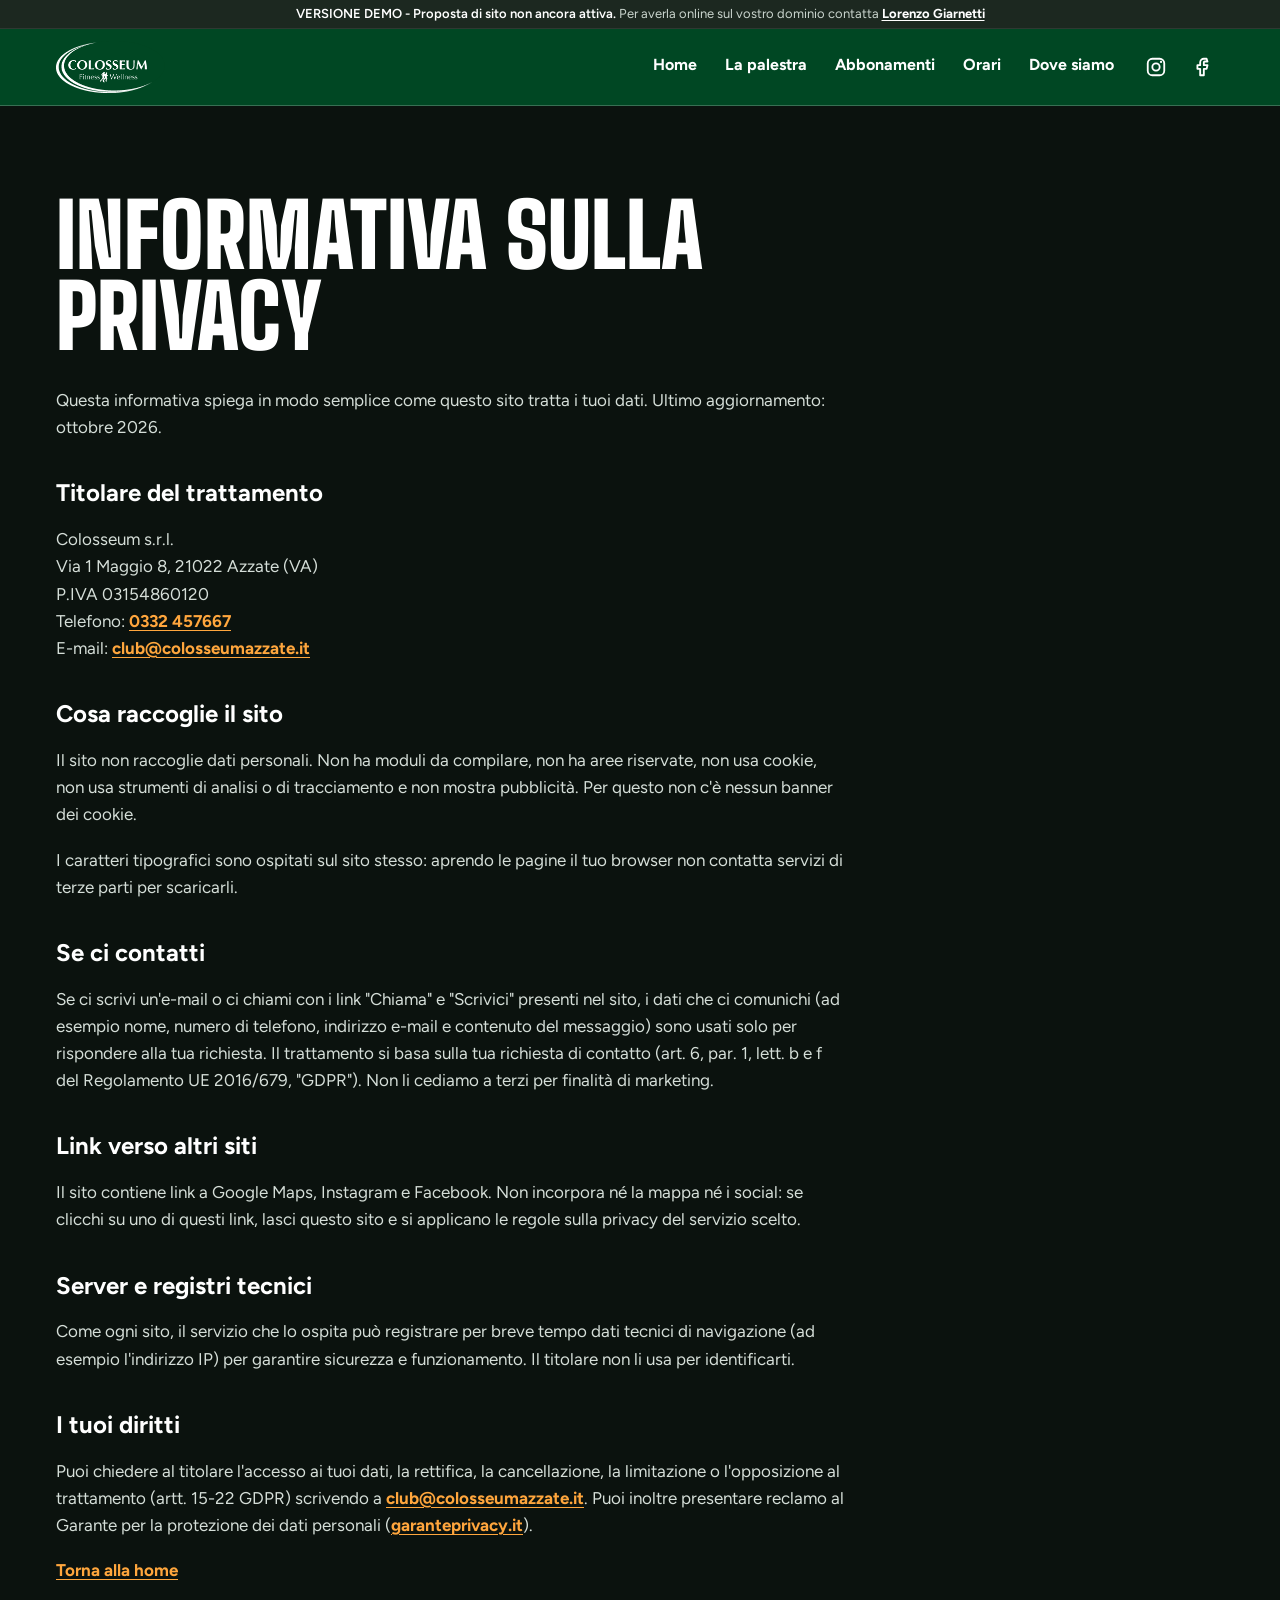
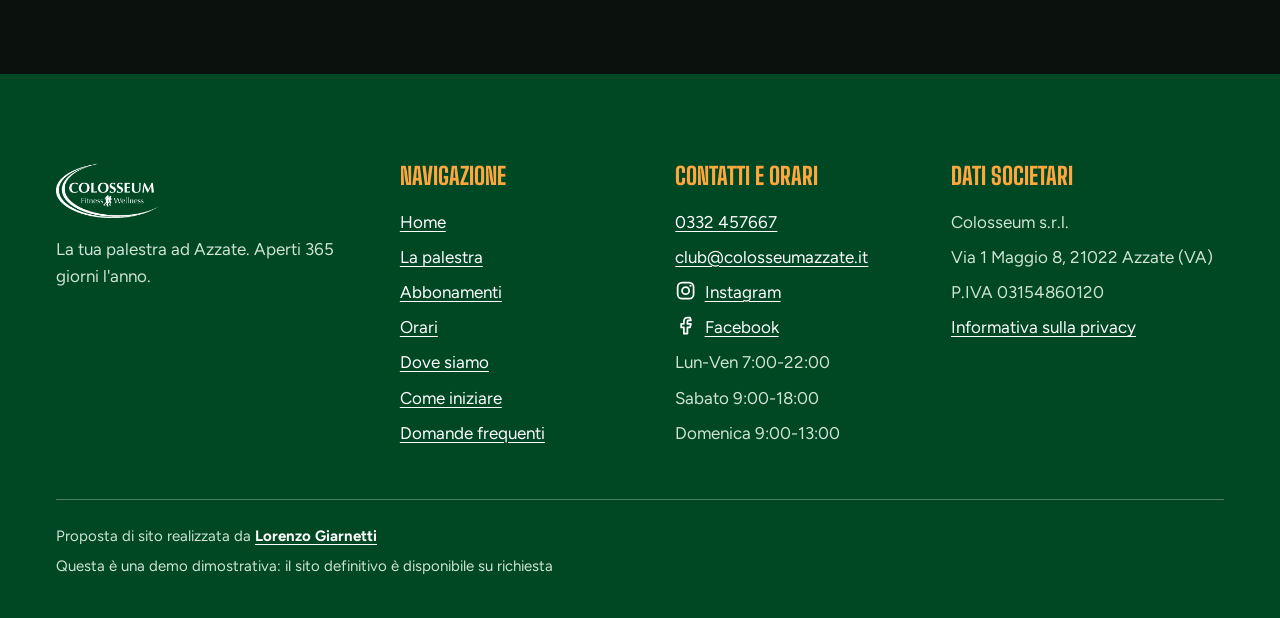
<file: privacy.html>
<!DOCTYPE html>
<html lang="it">
<head>
<meta charset="utf-8">
<meta name="viewport" content="width=device-width, initial-scale=1">
<script src="assets/js/init.js"></script>
<title>[DEMO] Informativa sulla privacy – Colosseum Azzate</title>
<meta name="description" content="Informativa sulla privacy del sito di Colosseum Azzate: nessun cookie, nessun tracciamento, nessun dato personale raccolto dal sito.">
<!-- DEMO: rimuovere con go-live.sh (vedi README) -->
<meta name="robots" content="noindex, nofollow" id="demo-robots">
<link rel="canonical" href="https://www.colosseumazzate.it/privacy.html">
<meta name="theme-color" content="#004723">

<meta property="og:type" content="website">
<meta property="og:locale" content="it_IT">
<meta property="og:site_name" content="Colosseum Azzate">
<meta property="og:url" content="https://www.colosseumazzate.it/privacy.html">
<meta property="og:title" content="Informativa sulla privacy – Colosseum Azzate">
<meta property="og:description" content="Informativa sulla privacy del sito di Colosseum Azzate: nessun cookie, nessun tracciamento, nessun dato personale raccolto dal sito.">
<meta property="og:image" content="https://www.colosseumazzate.it/assets/img/og-image.jpg">
<meta property="og:image:width" content="1200">
<meta property="og:image:height" content="630">
<meta property="og:image:alt" content="La sala fitness di Colosseum Azzate">
<meta name="twitter:card" content="summary_large_image">

<link rel="icon" type="image/png" sizes="32x32" href="assets/img/favicon-32.png">
<link rel="apple-touch-icon" href="assets/img/apple-touch-icon.png">

<link rel="preload" href="assets/fonts/big-shoulders-display-latin-900-normal.woff2" as="font" type="font/woff2" crossorigin>
<link rel="preload" href="assets/fonts/figtree-latin-wght-normal.woff2" as="font" type="font/woff2" crossorigin>
<link rel="stylesheet" href="assets/css/style.css">
</head>

<!-- DEMO: unico punto di controllo = attributo data-demo del body (on: demo visibile; off: sito definitivo). Vedi README. -->
<body data-demo="on" id="top">

<svg class="sprite" width="0" height="0" aria-hidden="true" focusable="false">
  <defs>
    <symbol id="i-phone" viewBox="0 0 24 24"><path d="M5 4h4l2 5-2.5 1.5a11 11 0 0 0 5 5L15 13l5 2v4a2 2 0 0 1-2 2A16 16 0 0 1 3 6a2 2 0 0 1 2-2z" fill="none" stroke="currentColor" stroke-width="2" stroke-linejoin="round"/></symbol>
    <symbol id="i-pin" viewBox="0 0 24 24"><path d="M12 21s-7-6.2-7-11a7 7 0 0 1 14 0c0 4.8-7 11-7 11z" fill="none" stroke="currentColor" stroke-width="2" stroke-linejoin="round"/><circle cx="12" cy="10" r="2.5" fill="none" stroke="currentColor" stroke-width="2"/></symbol>
    <symbol id="i-mail" viewBox="0 0 24 24"><rect x="3" y="5" width="18" height="14" rx="2" fill="none" stroke="currentColor" stroke-width="2"/><path d="M3 7l9 6 9-6" fill="none" stroke="currentColor" stroke-width="2" stroke-linejoin="round"/></symbol>
    <symbol id="i-menu" viewBox="0 0 24 24"><path d="M4 7h16M4 12h16M4 17h16" fill="none" stroke="currentColor" stroke-width="2.5" stroke-linecap="square"/></symbol>
    <symbol id="i-close" viewBox="0 0 24 24"><path d="M5 5l14 14M19 5L5 19" fill="none" stroke="currentColor" stroke-width="2.5" stroke-linecap="square"/></symbol>
    <symbol id="i-arrow" viewBox="0 0 24 24"><path d="M4 12h15M13 6l6 6-6 6" fill="none" stroke="currentColor" stroke-width="2.5" stroke-linecap="square"/></symbol>
    <symbol id="i-instagram" viewBox="0 0 24 24"><rect x="3" y="3" width="18" height="18" rx="5" fill="none" stroke="currentColor" stroke-width="2"/><circle cx="12" cy="12" r="4" fill="none" stroke="currentColor" stroke-width="2"/><circle cx="17.5" cy="6.5" r="1.2" fill="currentColor"/></symbol>
    <symbol id="i-facebook" viewBox="0 0 24 24"><path d="M17 3h-3a4 4 0 0 0-4 4v3H7v4h3v7h4v-7h3l1-4h-4V7a1 1 0 0 1 1-1h3z" fill="none" stroke="currentColor" stroke-width="2" stroke-linejoin="round"/></symbol>
  </defs>
</svg>

<a class="skip" href="#contenuto">Vai al contenuto</a>

<div class="top">
  <div class="demo-bar" role="region" aria-label="Avviso versione demo">
    <p><strong>VERSIONE DEMO - Proposta di sito non ancora attiva.</strong> Per averla online sul vostro dominio contatta <a href="mailto:lorenzo.giarnetti@gmail.com?subject=Sito%20Colosseum%20Azzate">Lorenzo Giarnetti</a></p>
  </div>

  <header class="header">
    <div class="wrap header__row">
      <a class="header__logo" href="index.html" aria-label="Colosseum Azzate – home">
        <img src="assets/img/logo.png" width="312" height="103" alt="Colosseum Fitness &amp; Wellness">
      </a>
      <nav class="nav" id="menu" aria-label="Principale">
        <ul class="nav__list">
          <li><a href="index.html">Home</a></li>
          <li><a href="la-palestra.html">La palestra</a></li>
          <li><a href="abbonamenti.html">Abbonamenti</a></li>
          <li><a href="orari.html">Orari</a></li>
          <li><a href="dove-siamo.html">Dove siamo</a></li>
        </ul>
      </nav>
      <div class="header__social">
        <a href="https://www.instagram.com/colosseum_azzate/" target="_blank" rel="noopener noreferrer" aria-label="Instagram (si apre in una nuova scheda)"><svg class="ico" aria-hidden="true"><use href="#i-instagram"/></svg></a>
        <a href="https://www.facebook.com/colosseumazzate/?locale=it_IT" target="_blank" rel="noopener noreferrer" aria-label="Facebook (si apre in una nuova scheda)"><svg class="ico" aria-hidden="true"><use href="#i-facebook"/></svg></a>
      </div>
      <button class="header__burger" type="button" aria-expanded="false" aria-controls="menu" aria-label="Apri il menu">
        <svg class="ico ico--lg" aria-hidden="true"><use href="#i-menu"/></svg>
      </button>
    </div>
  </header>
</div>

<main id="contenuto">
  <section class="doc s-ink">
    <div class="wrap">
      <div class="doc__body">
      <h1>Informativa sulla privacy</h1>
      <p>Questa informativa spiega in modo semplice come questo sito tratta i tuoi dati. Ultimo aggiornamento: ottobre 2026.</p>

      <h2>Titolare del trattamento</h2>
      <p>Colosseum s.r.l.<br>Via 1 Maggio 8, 21022 Azzate (VA)<br>P.IVA 03154860120<br>Telefono: <a href="tel:+390332457667">0332&nbsp;457667</a><br>E-mail: <a href="mailto:club@colosseumazzate.it">club@colosseumazzate.it</a></p>

      <h2>Cosa raccoglie il sito</h2>
      <p>Il sito non raccoglie dati personali. Non ha moduli da compilare, non ha aree riservate, non usa cookie, non usa strumenti di analisi o di tracciamento e non mostra pubblicità. Per questo non c'è nessun banner dei cookie.</p>
      <p>I caratteri tipografici sono ospitati sul sito stesso: aprendo le pagine il tuo browser non contatta servizi di terze parti per scaricarli.</p>

      <h2>Se ci contatti</h2>
      <p>Se ci scrivi un'e-mail o ci chiami con i link "Chiama" e "Scrivici" presenti nel sito, i dati che ci comunichi (ad esempio nome, numero di telefono, indirizzo e-mail e contenuto del messaggio) sono usati solo per rispondere alla tua richiesta. Il trattamento si basa sulla tua richiesta di contatto (art. 6, par. 1, lett. b e f del Regolamento UE 2016/679, "GDPR"). Non li cediamo a terzi per finalità di marketing.</p>

      <h2>Link verso altri siti</h2>
      <p>Il sito contiene link a Google Maps, Instagram e Facebook. Non incorpora né la mappa né i social: se clicchi su uno di questi link, lasci questo sito e si applicano le regole sulla privacy del servizio scelto.</p>

      <h2>Server e registri tecnici</h2>
      <p>Come ogni sito, il servizio che lo ospita può registrare per breve tempo dati tecnici di navigazione (ad esempio l'indirizzo IP) per garantire sicurezza e funzionamento. Il titolare non li usa per identificarti.</p>

      <h2>I tuoi diritti</h2>
      <p>Puoi chiedere al titolare l'accesso ai tuoi dati, la rettifica, la cancellazione, la limitazione o l'opposizione al trattamento (artt. 15-22 GDPR) scrivendo a <a href="mailto:club@colosseumazzate.it">club@colosseumazzate.it</a>. Puoi inoltre presentare reclamo al Garante per la protezione dei dati personali (<a href="https://www.garanteprivacy.it/" target="_blank" rel="noopener">garanteprivacy.it</a>).</p>

      <p><a class="back" href="index.html">Torna alla home</a></p>
      </div>
    </div>
  </section>
</main>

<footer class="footer s-green">
  <div class="wrap">
    <div class="footer__grid">
      <div class="footer__brand">
        <img src="assets/img/logo.png" width="312" height="103" loading="lazy" alt="Colosseum Fitness &amp; Wellness">
        <p>La tua palestra ad Azzate. Aperti 365 giorni l'anno.</p>
      </div>
      <nav aria-label="Navigazione nel footer">
        <h2 class="footer__h">Navigazione</h2>
        <ul>
          <li><a href="index.html">Home</a></li>
          <li><a href="la-palestra.html">La palestra</a></li>
          <li><a href="abbonamenti.html">Abbonamenti</a></li>
          <li><a href="orari.html">Orari</a></li>
          <li><a href="dove-siamo.html">Dove siamo</a></li>
          <li><a href="come-iniziare.html">Come iniziare</a></li>
          <li><a href="faq.html">Domande frequenti</a></li>
        </ul>
      </nav>
      <div>
        <h2 class="footer__h">Contatti e orari</h2>
        <ul>
          <li><a href="tel:+390332457667">0332&nbsp;457667</a></li>
          <li><a href="mailto:club@colosseumazzate.it?subject=Richiesta%20informazioni">club@colosseumazzate.it</a></li>
          <li><a href="https://www.instagram.com/colosseum_azzate/" target="_blank" rel="noopener noreferrer"><svg class="ico" aria-hidden="true"><use href="#i-instagram"/></svg>Instagram</a></li>
          <li><a href="https://www.facebook.com/colosseumazzate/?locale=it_IT" target="_blank" rel="noopener noreferrer"><svg class="ico" aria-hidden="true"><use href="#i-facebook"/></svg>Facebook</a></li>
          <li>Lun-Ven 7:00-22:00</li>
          <li>Sabato 9:00-18:00</li>
          <li>Domenica 9:00-13:00</li>
        </ul>
      </div>
      <div>
        <h2 class="footer__h">Dati societari</h2>
        <ul>
          <li>Colosseum s.r.l.</li>
          <li>Via 1 Maggio 8, 21022 Azzate (VA)</li>
          <li>P.IVA 03154860120</li>
          <!-- TODO-LEGALE: aggiungere da visura camerale: Registro Imprese di Varese, n. REA, capitale sociale (i.v.), eventuale socio unico / stato di liquidazione (art. 2250 c.c.; art. 7 D.Lgs. 70/2003). go-live.sh si ferma finché questo commento è presente. -->
          <li><a href="privacy.html">Informativa sulla privacy</a></li>
        </ul>
      </div>
    </div>
    <div class="footer__legal">
      <p class="demo-only">Proposta di sito realizzata da <a href="mailto:lorenzo.giarnetti@gmail.com?subject=Sito%20Colosseum%20Azzate">Lorenzo Giarnetti</a></p>
      <p class="demo-only">Questa è una demo dimostrativa: il sito definitivo è disponibile su richiesta</p>
    </div>
  </div>
</footer>

<script src="assets/js/main.js" defer></script>
</body>
</html>
</file>
<file: assets/css/style.css>
/* ==========================================================================
   Colosseum Azzate - proposta di sito (demo)
   Verde Colosseum = #004723, campionato dal logo originale (Imgs/logo.png).
   ========================================================================== */

@font-face {
  font-family: "Big Shoulders Display";
  font-weight: 800;
  font-style: normal;
  font-display: swap;
  src: url("../fonts/big-shoulders-display-latin-800-normal.woff2") format("woff2");
}
@font-face {
  font-family: "Big Shoulders Display";
  font-weight: 900;
  font-style: normal;
  font-display: swap;
  src: url("../fonts/big-shoulders-display-latin-900-normal.woff2") format("woff2");
}
@font-face {
  font-family: "Figtree";
  font-weight: 300 900;
  font-style: normal;
  font-display: swap;
  src: url("../fonts/figtree-latin-wght-normal.woff2") format("woff2");
}

:root {
  --ink: #0b120e;
  --ink-2: #101a14;      /* appena più chiaro, per alternare le fasce */
  --ink-deep: #070c09;
  --green: #004723;      /* verde del logo, esatto */
  --pop: #ffa63d;        /* ambra: unico accento (CTA, numeri, linee su fondo scuro/verde) */
  --demo: #1c2820;       /* usato SOLO dalla barra demo: tono su tono, discreto */

  --font-display: "Big Shoulders Display", "Arial Narrow", "Roboto Condensed", Impact, sans-serif;
  --font-text: "Figtree", system-ui, -apple-system, "Segoe UI", Roboto, Helvetica, Arial, sans-serif;

  --gutter: clamp(20px, 5vw, 56px);
  --max: 1240px;
  --sec-y: clamp(72px, 9vw, 128px);
  --radius: 2px;
  --top-h: 120px;        /* aggiornata da main.js con l'altezza reale di barra demo + header */
}

/* Superfici: sempre scure. Il verde del logo è usato per il footer e per le fasce di accento */
.s-ink {
  --bg: var(--ink); --fg: #fff; --muted: #aab6af; --accent: var(--pop);
  --line: rgba(255, 255, 255, .16); --card: #151f19; --focus: var(--pop);
  --btn-bg: var(--pop); --btn-fg: var(--ink); --btn-hover-bg: #fff; --btn-hover-fg: var(--ink);
}
.s-ink2 {
  --bg: var(--ink-2); --fg: #fff; --muted: #aab6af; --accent: var(--pop);
  --line: rgba(255, 255, 255, .16); --card: #19241d; --focus: var(--pop);
  --btn-bg: var(--pop); --btn-fg: var(--ink); --btn-hover-bg: #fff; --btn-hover-fg: var(--ink);
}
.s-green {
  --bg: var(--green); --fg: #fff; --muted: #cfe3d7; --accent: var(--pop);
  --line: rgba(255, 255, 255, .3); --card: #003a1d; --focus: #fff;
  --btn-bg: #fff; --btn-fg: var(--green); --btn-hover-bg: var(--pop); --btn-hover-fg: var(--ink);
}
.s-ink, .s-ink2, .s-green { background: var(--bg); color: var(--fg); }

/* Base ------------------------------------------------------------------- */
*, *::before, *::after { box-sizing: border-box; }
html { scroll-behavior: smooth; -webkit-text-size-adjust: 100%; }
body {
  margin: 0;
  position: relative;               /* ancora la filigrana DEMO a tutta l'altezza della pagina */
  font-family: var(--font-text);
  font-size: 1.0625rem;
  line-height: 1.6;
  background: var(--ink);
  color: #fff;
  overflow-x: hidden;
  -webkit-font-smoothing: antialiased;
}
img { display: block; max-width: 100%; height: auto; }
h1, h2, h3, p, ul, ol, figure, address { margin: 0; padding: 0; }
ul, ol { list-style: none; }
address { font-style: normal; }
a { color: inherit; }
.sprite { position: absolute; width: 0; height: 0; }
[id] { scroll-margin-top: calc(var(--top-h) + 8px); }
a[href^="tel:"] { white-space: nowrap; }
button { font: inherit; color: inherit; }

:focus-visible { outline: 3px solid var(--focus, var(--pop)); outline-offset: 3px; }

.skip {
  position: absolute; left: 12px; top: -100px; z-index: 2000;
  background: #fff; color: var(--ink); padding: 12px 18px; font-weight: 700;
}
.skip:focus { top: 12px; outline: 3px solid var(--green); }

.wrap { width: 100%; max-width: calc(var(--max) + var(--gutter) * 2); margin-inline: auto; padding-inline: var(--gutter); }

.ico { width: 1.25em; height: 1.25em; flex: none; }
.ico--lg { width: 28px; height: 28px; }

/* Tipografia ------------------------------------------------------------- */
.display, .hero__title, .plan__name, .num, .hours__time, .price {
  font-family: var(--font-display);
  font-weight: 900;
  text-transform: uppercase;
  letter-spacing: 0;
}
.display { font-size: clamp(3.25rem, 8vw, 6.5rem); line-height: .9; }
h2, h3 { font-size: 1.375rem; line-height: 1.2; font-weight: 700; }

/* Bottoni ---------------------------------------------------------------- */
.btn {
  display: inline-flex; align-items: center; justify-content: center; gap: 10px;
  min-height: 52px; padding: 14px 28px;
  font-family: var(--font-text); font-size: 1rem; font-weight: 700; line-height: 1.2; text-decoration: none;
  border: 2px solid transparent; border-radius: var(--radius); cursor: pointer;
  transition: background-color .15s, color .15s, border-color .15s;
}
.btn--primary { background: var(--btn-bg); color: var(--btn-fg); }
.btn--primary:hover { background: var(--btn-hover-bg); color: var(--btn-hover-fg); }
.btn--ghost { background: transparent; color: var(--fg); border-color: currentColor; }
.btn--ghost:hover { background: var(--fg); color: var(--bg); }
.btn--lg { min-height: 60px; padding: 16px 32px; font-size: 1.125rem; }
.btn--sm { min-height: 44px; padding: 10px 20px; font-size: .9375rem; }

/* Barra fissa in alto: barra DEMO + header ------------------------------- */
.top { position: sticky; top: 0; z-index: 1300; }

.demo-bar, .demo-only { display: none; }
body[data-demo="on"] .demo-bar { display: block; }
body[data-demo="on"] .demo-only { display: block; }

.demo-bar {
  background: var(--demo); color: #c9d4cd;
  border-bottom: 1px solid rgba(255, 255, 255, .08);
  padding: 5px var(--gutter);
  text-align: center; font-size: .75rem; line-height: 1.35;
}
.demo-bar strong { color: #fff; font-weight: 600; }
.demo-bar a { color: #fff; font-weight: 700; text-underline-offset: 2px; }
.demo-bar a:hover { background: #fff; color: var(--ink); }
.demo-bar a:focus-visible { outline-color: #fff; }

.header { background: var(--green); color: #fff; border-bottom: 1px solid rgba(255, 255, 255, .22); --focus: #fff; }
.header__social { display: flex; align-items: center; gap: 2px; }
.header__social a { display: inline-flex; align-items: center; justify-content: center; width: 44px; height: 44px; color: #fff; border-radius: var(--radius); transition: color .15s; }
.header__social a:hover { color: var(--pop); }
.header__social .ico { width: 22px; height: 22px; }
.header__row { display: flex; align-items: center; gap: 12px; min-height: 68px; }
.header__logo { display: block; margin-right: auto; line-height: 0; }
.header__logo img { height: 46px; width: auto; }
.header__burger {
  display: inline-flex; align-items: center; justify-content: center;
  width: 44px; height: 44px; background: none; color: #fff; border: 2px solid transparent; border-radius: var(--radius); cursor: pointer;
}
.header__burger[aria-expanded="true"] { border-color: #fff; }

.nav { position: absolute; left: 0; right: 0; top: 100%; background: var(--green); border-bottom: 1px solid rgba(255, 255, 255, .22); display: none; box-shadow: 0 14px 24px rgba(0, 0, 0, .3); }
.nav.is-open { display: block; }
.nav__list { padding: 8px var(--gutter) 16px; }
.nav__list a { display: block; padding: 14px 0; font-weight: 700; font-size: 1.125rem; text-decoration: none; border-bottom: 1px solid rgba(255, 255, 255, .22); }
.nav__list a:hover, .nav__list a[aria-current="page"] { color: var(--pop); }
html:not(.js) .nav { display: block; position: static; order: 5; width: 100%; }
html:not(.js) .header__row { flex-wrap: wrap; }
html:not(.js) .header__burger { display: none; }

/* Hero ------------------------------------------------------------------- */
.hero { position: relative; overflow: hidden; padding: clamp(36px, 5vw, 64px) 0 clamp(56px, 6vw, 88px); }
.hero__grid { display: grid; gap: 40px; align-items: center; }
.hero__title { font-size: clamp(4.25rem, 21vw, 7.5rem); line-height: .86; }
.hero__title span { white-space: nowrap; }
.hero__title span:nth-child(1) { --i: 0; }
.hero__title span:nth-child(2) { --i: 1; }
.hero__title span:nth-child(3) { --i: 2; }
.hero__title span { display: block; animation: rise .8s cubic-bezier(.2, .7, .2, 1) both; animation-delay: calc(var(--i) * 110ms); }
.hero__lede { margin-top: 28px; max-width: 34ch; font-size: 1.1875rem; color: var(--muted); }
.hero__cta { display: flex; flex-wrap: wrap; gap: 14px; margin-top: 32px; }
.hero__photo { position: relative; overflow: hidden; background: var(--ink-2); aspect-ratio: 4 / 3; border-radius: var(--radius); }
.hero__photo img { width: 100%; height: 100%; object-fit: cover; object-position: 40% center; }
.hero__photo::after {            /* velo leggero in basso, per leggere l'indicatore */
  content: ""; position: absolute; inset: 0; z-index: 1; pointer-events: none;
  background: linear-gradient(180deg, transparent 55%, rgba(7, 12, 9, .55) 100%);
}
@keyframes rise { from { opacity: 0; transform: translateY(28px); } to { opacity: 1; transform: none; } }

/* Indicatore aperto/chiuso */
.status { display: inline-flex; align-items: center; gap: 14px; }
.status__dot { width: 14px; height: 14px; border-radius: 50%; background: #8a968f; flex: none; }
.status__text { display: flex; flex-direction: column; line-height: 1.25; }
.status__text strong { font-size: 1.125rem; font-weight: 800; }
.status__text span { font-size: .9375rem; }
.status.is-open .status__dot { background: var(--pop); box-shadow: 0 0 0 5px rgba(255, 166, 61, .3); }
.status.is-open .status__text strong { color: var(--accent); }
.status--on-photo {
  position: absolute; left: 16px; bottom: 16px; z-index: 3;
  padding: 14px 20px 14px 16px; background: var(--ink); color: #fff; border-radius: var(--radius);
  --accent: var(--pop);
}
.status--on-photo .status__text span { color: #aab6af; }
.status--big { padding: 18px 26px 18px 22px; background: var(--card); border: 2px solid var(--line); border-radius: var(--radius); }
.status--big.is-open { border-color: var(--pop); }
.status--big .status__text strong { font-size: 1.5rem; }
.status--big .status__text span { color: var(--muted); }

/* Nastro scorrevole */
.marquee { overflow: hidden; border-block: 1px solid rgba(255, 255, 255, .18); }
.marquee__track { display: flex; width: max-content; animation: marquee 48s linear infinite; }
.marquee__group { display: flex; flex: none; }
.marquee__group li {
  display: flex; align-items: center; white-space: nowrap; padding: 18px 0;
  font-family: var(--font-display); font-weight: 800; font-size: 1.625rem; text-transform: uppercase; line-height: 1;
}
.marquee__group li::after {
  content: ""; width: 10px; height: 10px; margin-inline: 28px; background: var(--pop); transform: rotate(45deg); flex: none;
}
@keyframes marquee { to { transform: translateX(-50%); } }

/* Sezioni ---------------------------------------------------------------- */
.sec { padding-block: var(--sec-y); }
.sec__head { margin-bottom: clamp(36px, 5vw, 64px); }
.sec__head--split { display: flex; flex-wrap: wrap; align-items: flex-end; justify-content: space-between; gap: 28px; }
.sec__lede { margin-top: 24px; max-width: 52ch; font-size: 1.125rem; color: var(--muted); }
.note { margin-top: 24px; max-width: 70ch; font-size: .9375rem; color: var(--muted); }
.note a { font-weight: 700; }
.note strong { color: var(--accent); }

/* Orari */
.hours { display: grid; gap: 16px; }
.hours__item { padding: 24px 24px 28px; background: var(--card); border: 2px solid var(--line); border-radius: var(--radius); position: relative; }
.hours__day { font-size: 1.25rem; }
.hours__time { margin-top: 8px; font-size: clamp(3.25rem, 13vw, 4.5rem); line-height: 1; white-space: nowrap; color: #fff; }
.hours__item.is-today { background: var(--green); border-color: var(--pop); color: #fff; }
.hours__item.is-today .hours__time { color: #fff; }
.hours__item.is-today .hours__day::after {
  content: "Oggi"; margin-left: 12px; padding: 3px 10px; background: var(--pop); color: var(--ink);
  font-family: var(--font-text); font-size: .8125rem; font-weight: 800; vertical-align: middle; border-radius: var(--radius);
}

/* La palestra */
.palestra { display: grid; gap: 40px; align-items: start; }
.palestra__text { display: grid; gap: 20px; align-content: start; }
.palestra__text strong { color: #fff; font-weight: 700; }
.palestra__text p { max-width: 52ch; font-size: 1.25rem; line-height: 1.65; color: var(--muted); }
.palestra__row { display: grid; gap: 12px; margin-top: 12px; }
.ph { overflow: hidden; border-radius: var(--radius); background: var(--card); }
.ph img { width: 100%; height: 100%; object-fit: cover; aspect-ratio: 3 / 2; }

/* Perché */
.reasons { display: grid; gap: 0 40px; }
.reason { padding: 28px 0 32px; border-top: 3px solid var(--pop); display: grid; gap: 8px; align-content: start; }
.reason .num { font-size: clamp(4rem, 9vw, 6rem); line-height: .9; color: var(--accent); }
.reason p { color: var(--muted); max-width: 36ch; }

/* Abbonamenti */
.plans { display: grid; gap: 24px; }
.plan { display: flex; flex-direction: column; background: var(--card); border: 1px solid var(--line); border-radius: var(--radius); overflow: hidden; }
.plan__media { overflow: hidden; }
.plan__media img { width: 100%; aspect-ratio: 16 / 8; object-fit: cover; }
.plan__body { padding: 28px; display: grid; gap: 16px; align-content: start; flex: 1; }
.plan__name { font-size: clamp(2.75rem, 6vw, 4rem); line-height: .95; }
.plan__desc { color: var(--muted); max-width: 40ch; }
.plan__price { margin-top: 8px; display: grid; gap: 16px; justify-items: start; }

/* Listino: durata a sinistra, prezzo a destra */
.prices { display: grid; margin-top: 4px; border-top: 1px solid var(--line); }
.prices__row { display: flex; align-items: center; min-height: 68px; justify-content: space-between; gap: 16px; padding: 14px 0; border-bottom: 1px solid var(--line); }
.prices dt { font-size: 1.0625rem; font-weight: 600; }
.prices dd { margin: 0; font-family: var(--font-display); font-weight: 900; text-transform: uppercase; line-height: 1; }
.prices__set { font-size: 2.75rem; color: var(--accent); }
.prices__set .cur { font-size: .6em; margin-left: .1em; }
.prices__tbd { font-size: 1.75rem; color: #7f8c84; }
.sr-only { position: absolute; width: 1px; height: 1px; margin: -1px; padding: 0; overflow: hidden; clip: rect(0 0 0 0); white-space: nowrap; border: 0; }

.entries { margin-top: 24px; display: grid; gap: 28px; padding: 28px; background: var(--card); border: 1px solid var(--line); border-radius: var(--radius); }
.entries__intro { display: grid; gap: 8px; align-content: start; }
.entries__intro h2 { font-size: 1.75rem; }
.entries__intro p { color: var(--muted); max-width: 44ch; }
.entries__list { display: grid; grid-template-columns: 1fr 1fr; gap: 12px; }
.entries__list li { display: flex; flex-direction: column; padding: 18px 18px 20px; border-top: 3px solid var(--accent); background: rgba(255, 255, 255, .04); }
.entries__list .num { font-size: 3.75rem; line-height: 1; color: var(--accent); }
.entries__list strong { font-size: 1.0625rem; }
.entries__list li > span:not(.num):not(.entries__price) { font-size: .9375rem; color: var(--muted); }
.entries__list .entries__price { margin-top: 10px; padding-top: 10px; border-top: 1px solid var(--line); font-family: var(--font-display); font-weight: 900; font-size: 1.75rem; line-height: 1; color: #7f8c84; }

/* Gallery */
/* Come iniziare */
.steps { display: grid; gap: 0 48px; }
.step { padding: 28px 0 32px; border-top: 3px solid var(--pop); display: grid; gap: 8px; align-content: start; }
.step .num { font-size: clamp(4rem, 9vw, 6rem); line-height: .9; color: var(--accent); }
.step p { color: var(--muted); max-width: 36ch; }
.start__cta { display: flex; flex-wrap: wrap; gap: 14px; margin-top: 40px; }

/* Dove siamo */
.pagehead--flush { padding-bottom: clamp(32px, 4vw, 56px); }
.pagehead--flush .sec__head { margin-bottom: 0; }
.outside { overflow: hidden; }
.outside img { width: 100%; aspect-ratio: 5 / 2; object-fit: cover; object-position: 24% 60%; }
@media (min-width: 640px) { .outside img { aspect-ratio: 1797 / 401; object-position: center; } }  /* proporzioni originali: nessun ritaglio né ingrandimento */
.where { display: grid; gap: 36px; }
.where__block { display: grid; gap: 14px; align-content: start; justify-items: start; }
.where__block h2 { font-size: 1.75rem; }
.where__block address { font-size: 1.1875rem; }
.where__block p { color: var(--muted); max-width: 46ch; }
.contacts { display: grid; gap: 12px; font-size: 1.1875rem; }
.contacts li { display: flex; align-items: center; gap: 12px; }
.contacts a { font-weight: 700; text-underline-offset: 3px; overflow-wrap: anywhere; }
.contacts .ico { color: var(--accent); }
.footer .ico { vertical-align: -.2em; margin-right: 8px; }

/* FAQ */
.faq__list { max-width: 860px; border-top: 3px solid var(--pop); }
.faq__list details { border-bottom: 1px solid var(--line); }
.faq__list summary {
  list-style: none; cursor: pointer; display: flex; align-items: center; justify-content: space-between; gap: 20px;
  padding: 22px 0; font-size: 1.1875rem; font-weight: 700; line-height: 1.3;
}
.faq__list summary::-webkit-details-marker { display: none; }
.faq__list summary::after {
  content: ""; flex: none; width: 24px; height: 24px;
  background:
    linear-gradient(var(--accent), var(--accent)) center / 100% 3px no-repeat,
    linear-gradient(var(--accent), var(--accent)) center / 3px 100% no-repeat;
}
.faq__list details[open] summary::after { background: linear-gradient(var(--accent), var(--accent)) center / 100% 3px no-repeat; }
.faq__list summary:hover { color: var(--pop); }
.faq__list details p { padding: 0 44px 24px 0; max-width: 62ch; color: var(--muted); }
.faq__list details a { font-weight: 700; }

/* Footer ----------------------------------------------------------------- */
.footer { padding: clamp(56px, 7vw, 88px) 0 40px; }
.footer__grid { display: grid; gap: 40px; }
.footer__brand img { height: 56px; width: auto; }
.footer__brand p { margin-top: 18px; max-width: 30ch; color: var(--muted); }
.footer__h { font-family: var(--font-display); font-weight: 800; font-size: 1.5rem; text-transform: uppercase; margin-bottom: 14px; color: var(--accent); }
.footer li { padding: 4px 0; color: var(--muted); }
.footer a { color: #fff; text-underline-offset: 3px; }
.footer a:hover { color: var(--pop); }
.footer__legal { margin-top: 48px; padding-top: 24px; border-top: 1px solid var(--line); display: grid; gap: 6px; font-size: .9375rem; color: var(--muted); }
.footer__legal:empty { display: none; }
.footer__legal a { font-weight: 700; }


/* Lightbox --------------------------------------------------------------- */
/* Privacy ---------------------------------------------------------------- */
.doc { padding-block: clamp(48px, 7vw, 96px); }
.doc__body { max-width: 72ch; display: grid; gap: 18px; }
.doc__body h1 { font-family: var(--font-display); font-weight: 900; text-transform: uppercase; font-size: clamp(3rem, 8vw, 5.5rem); line-height: .92; margin-bottom: 12px; }
.doc__body h2 { font-size: 1.5rem; margin-top: 20px; }
.doc__body ul { list-style: disc; padding-left: 1.25em; display: grid; gap: 6px; }
.doc__body a { font-weight: 700; text-underline-offset: 3px; color: var(--pop); }
.doc__body p, .doc__body li { color: #d5ded8; }
.doc__body .back { font-weight: 700; }

/* Intestazione di pagina (pagine interne) */
.pagehead .sec__lede { margin-top: 24px; }
.sec--tight-top { padding-top: 0; }

/* Indice delle pagine (home) */
.hub { display: grid; gap: 14px; }
.hub { align-items: stretch; }
.hub li { display: flex; }
.hub__item {
  flex: 1; display: grid; gap: 8px; align-content: start; padding: 26px 26px 28px;
  background: var(--card); border: 1px solid var(--line); border-top: 4px solid var(--pop); border-radius: var(--radius);
  text-decoration: none; transition: background-color .2s, border-color .2s, transform .25s ease, box-shadow .25s ease;
}
a.hub__item:hover, a.hub__item:focus-visible { background: var(--green); border-color: var(--green); border-top-color: var(--pop); color: #fff; transform: translateY(-5px); box-shadow: 0 14px 28px rgba(0, 0, 0, .35); }
.hub__arrow { flex: none; width: 28px; height: 28px; color: var(--pop); opacity: 0; transform: translateX(-12px); transition: opacity .2s ease, transform .25s ease; }
a.hub__item:hover .hub__arrow, a.hub__item:focus-visible .hub__arrow { opacity: 1; transform: none; }
@media (hover: none) { .hub__arrow { opacity: .9; transform: none; } }
a.hub__item:hover p { color: #cfe3d7; }
.hub__item p a { color: var(--fg); font-weight: 700; text-underline-offset: 3px; }
.hub__item p a:hover { color: var(--pop); }
.hub__item h3 { display: flex; align-items: center; justify-content: space-between; gap: 12px; font-family: var(--font-display); font-weight: 900; text-transform: uppercase; font-size: 2.25rem; line-height: 1; }
.hub__item p { color: var(--muted); max-width: 34ch; }
.hub__item:focus-visible { outline-offset: 4px; }
div.hub__item { align-content: start; }

/* Fascia finale con invito a chiamare */
.cta { padding-block: clamp(48px, 6vw, 80px); border-top: 1px solid var(--line); }
.cta__row { display: flex; flex-wrap: wrap; align-items: center; justify-content: space-between; gap: 24px 40px; }
.cta h2 { font-family: var(--font-display); font-weight: 900; text-transform: uppercase; font-size: clamp(2.25rem, 5vw, 3.5rem); line-height: .95; }
.cta p { margin-top: 10px; color: var(--muted); }
.cta__btns { display: flex; flex-wrap: wrap; gap: 14px; }

/* Foto d'archivio (esterno): leggermente scurite e riportate nella palette verde-grafite */
.tone { position: relative; isolation: isolate; }
.tone img { filter: saturate(.88) brightness(.88) contrast(1.03); transition: filter .25s ease, transform .35s ease; }
.tone::after {
  content: ""; position: absolute; inset: 0; z-index: 1; pointer-events: none;
  background: linear-gradient(180deg, rgba(0, 71, 35, .12) 0%, rgba(7, 12, 9, .26) 100%);
}

/* Reveal allo scroll (solo con JS, sobrio) */
.js [data-reveal] > * { opacity: 0; transform: translateY(20px); transition: opacity .6s ease, transform .6s ease; transition-delay: calc(var(--n, 0) * 70ms); }
.js [data-reveal].is-in > * { opacity: 1; transform: none; }

/* Breakpoint ------------------------------------------------------------- */
@media (min-width: 640px) {
  .reasons, .steps { grid-template-columns: repeat(2, 1fr); }
  .palestra__row { grid-template-columns: repeat(3, 1fr); }
  .hub { grid-template-columns: repeat(2, 1fr); }
  .entries__list { grid-template-columns: repeat(4, 1fr); }
  .footer__grid { grid-template-columns: 1fr 1fr; }
  .where { grid-template-columns: repeat(2, 1fr); }
}

@media (min-width: 960px) {
  .demo-bar { font-size: .8125rem; }
  .header__row { gap: 28px; min-height: 76px; }
  .header__logo img { height: 52px; }
  .header__burger { display: none; }
  .nav { position: static; display: block; background: none; border: 0; box-shadow: none; }
  .nav__list { display: flex; gap: 28px; padding: 0; }
  .nav__list a { padding: 8px 0; font-size: 1rem; border: 0; border-bottom: 3px solid transparent; }
  .nav__list a:hover, .nav__list a[aria-current="page"] { border-bottom-color: var(--pop); }
  .header__logo { margin-right: 0; }
  .nav { margin-left: auto; }
  .header__row { gap: 20px; }
  html:not(.js) .nav { width: auto; order: 0; }

  .hero__grid { grid-template-columns: minmax(0, 1.25fr) minmax(0, 1fr); gap: 56px; }
  .hero__title { font-size: clamp(5.5rem, 10.6vw, 9.75rem); }
  .hero__photo { aspect-ratio: 5 / 6; }

  .palestra { grid-template-columns: minmax(0, 5fr) minmax(0, 7fr); gap: 72px; }
  .palestra__row { gap: 20px; margin-top: 28px; }
  .reasons { grid-template-columns: repeat(3, 1fr); }
  .hub { grid-template-columns: repeat(3, 1fr); }
  .steps { grid-template-columns: repeat(3, 1fr); }
  .plans { grid-template-columns: 1fr 1fr; }
  .plan__desc { min-height: 3.2em; }
  .hours { grid-template-columns: repeat(3, 1fr); }
  .hours__time { font-size: clamp(3rem, 5.4vw, 4.5rem); }
  .entries { grid-template-columns: minmax(0, 4fr) minmax(0, 8fr); align-items: center; gap: 48px; }
  .where { grid-template-columns: 1fr 1.2fr 1fr; gap: 56px; }
  .footer__grid { grid-template-columns: 1.3fr 1fr 1fr 1.2fr; gap: 48px; }
}

/* Movimento ridotto ------------------------------------------------------ */
@media (prefers-reduced-motion: reduce) {
  html { scroll-behavior: auto; }
  *, *::before, *::after { animation: none !important; transition: none !important; }
  .js [data-reveal] > * { opacity: 1; transform: none; }
  .marquee__track { width: auto; }
  .marquee__group { flex-wrap: wrap; padding-inline: var(--gutter); column-gap: 0; }
  .marquee__group[aria-hidden="true"] { display: none; }
  .marquee__group li { padding: 12px 0; }
}

/* Demo disattivata: nessuna riga legale vuota nel footer */
body:not([data-demo="on"]) .footer__legal { display: none; }
</file>
